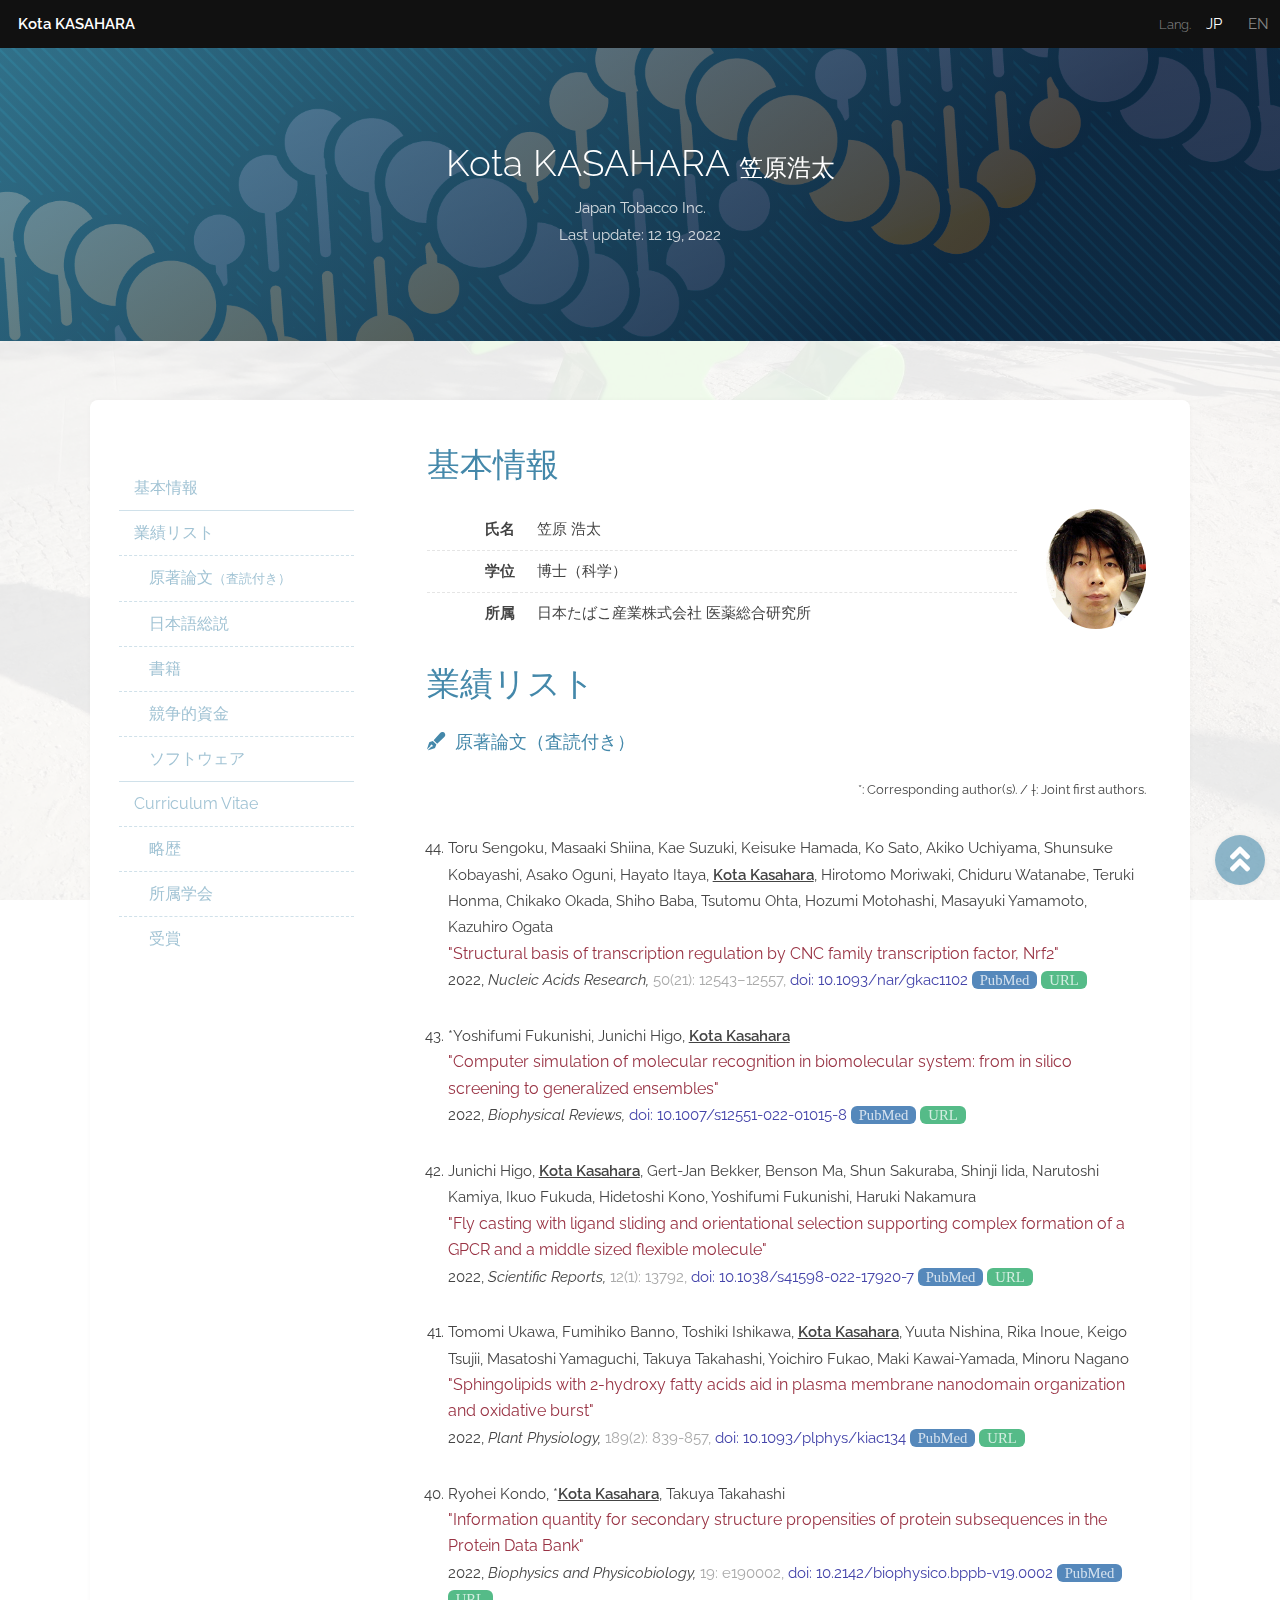
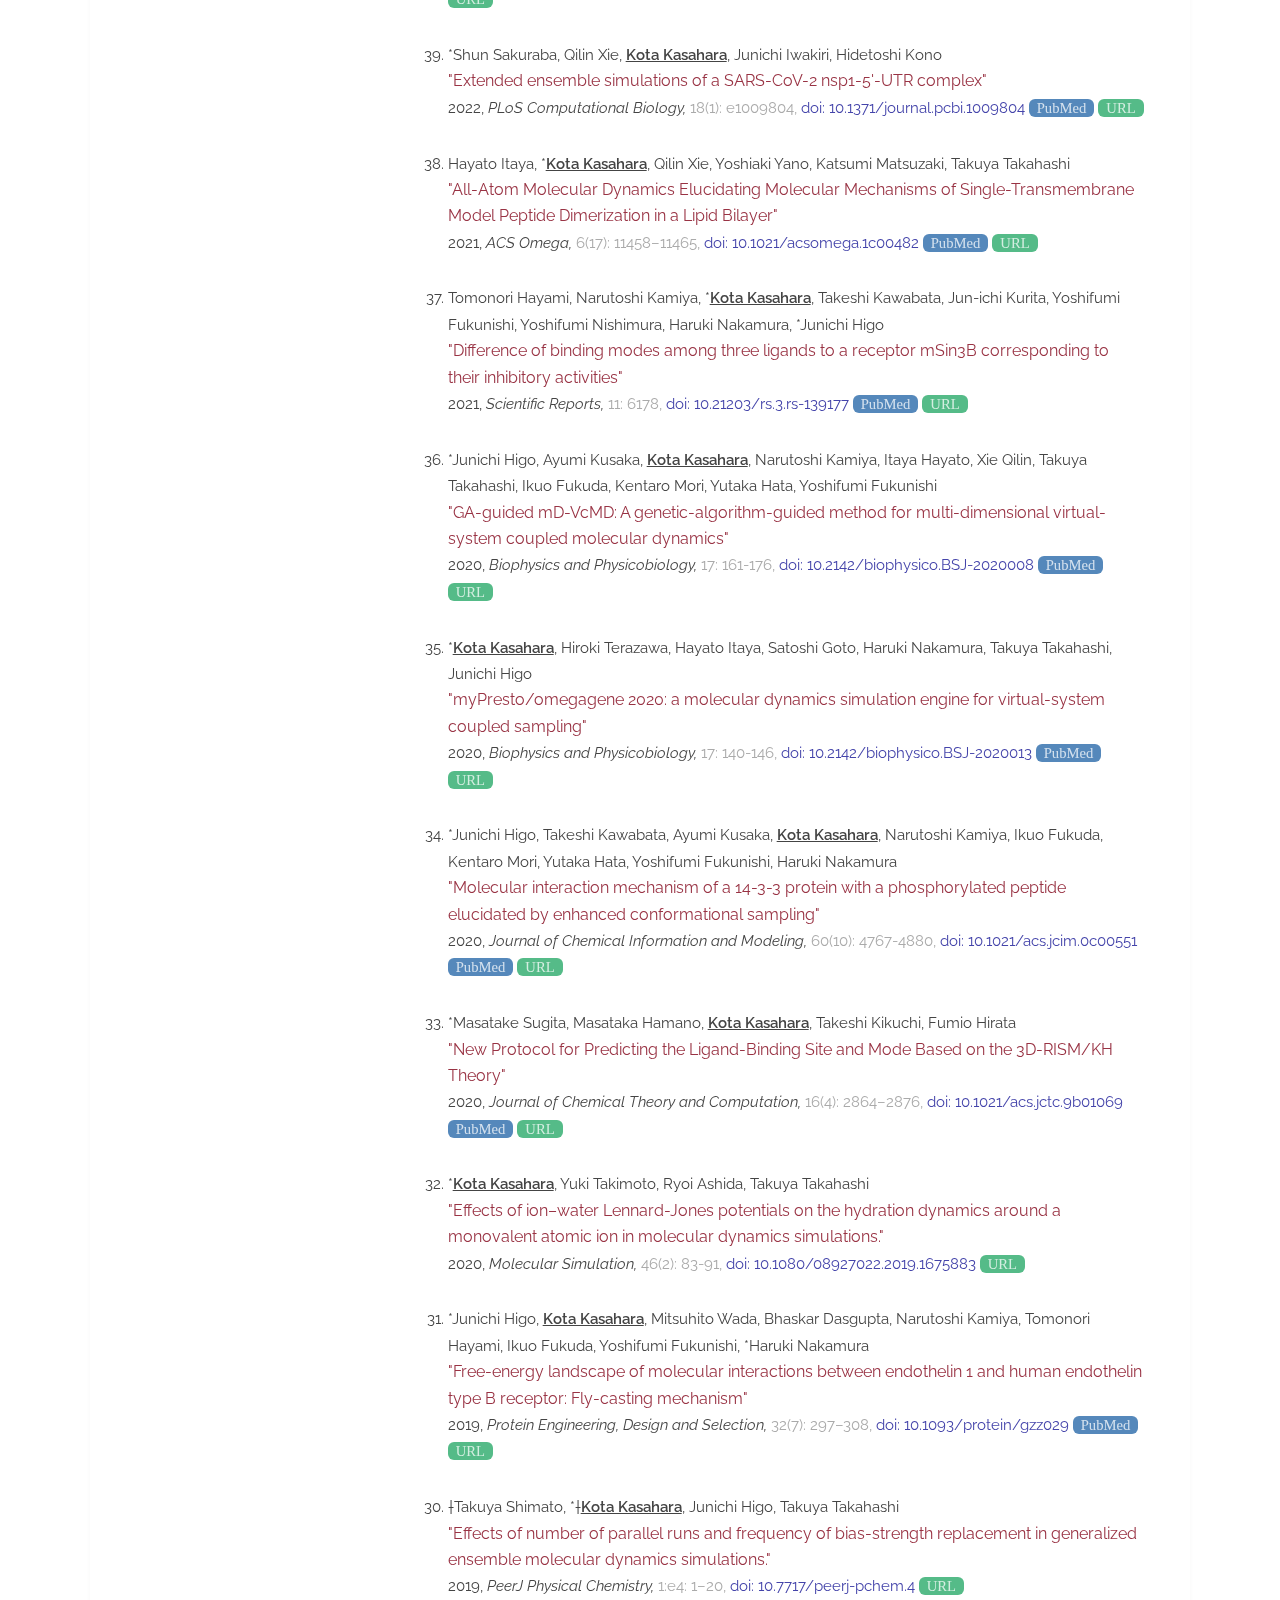
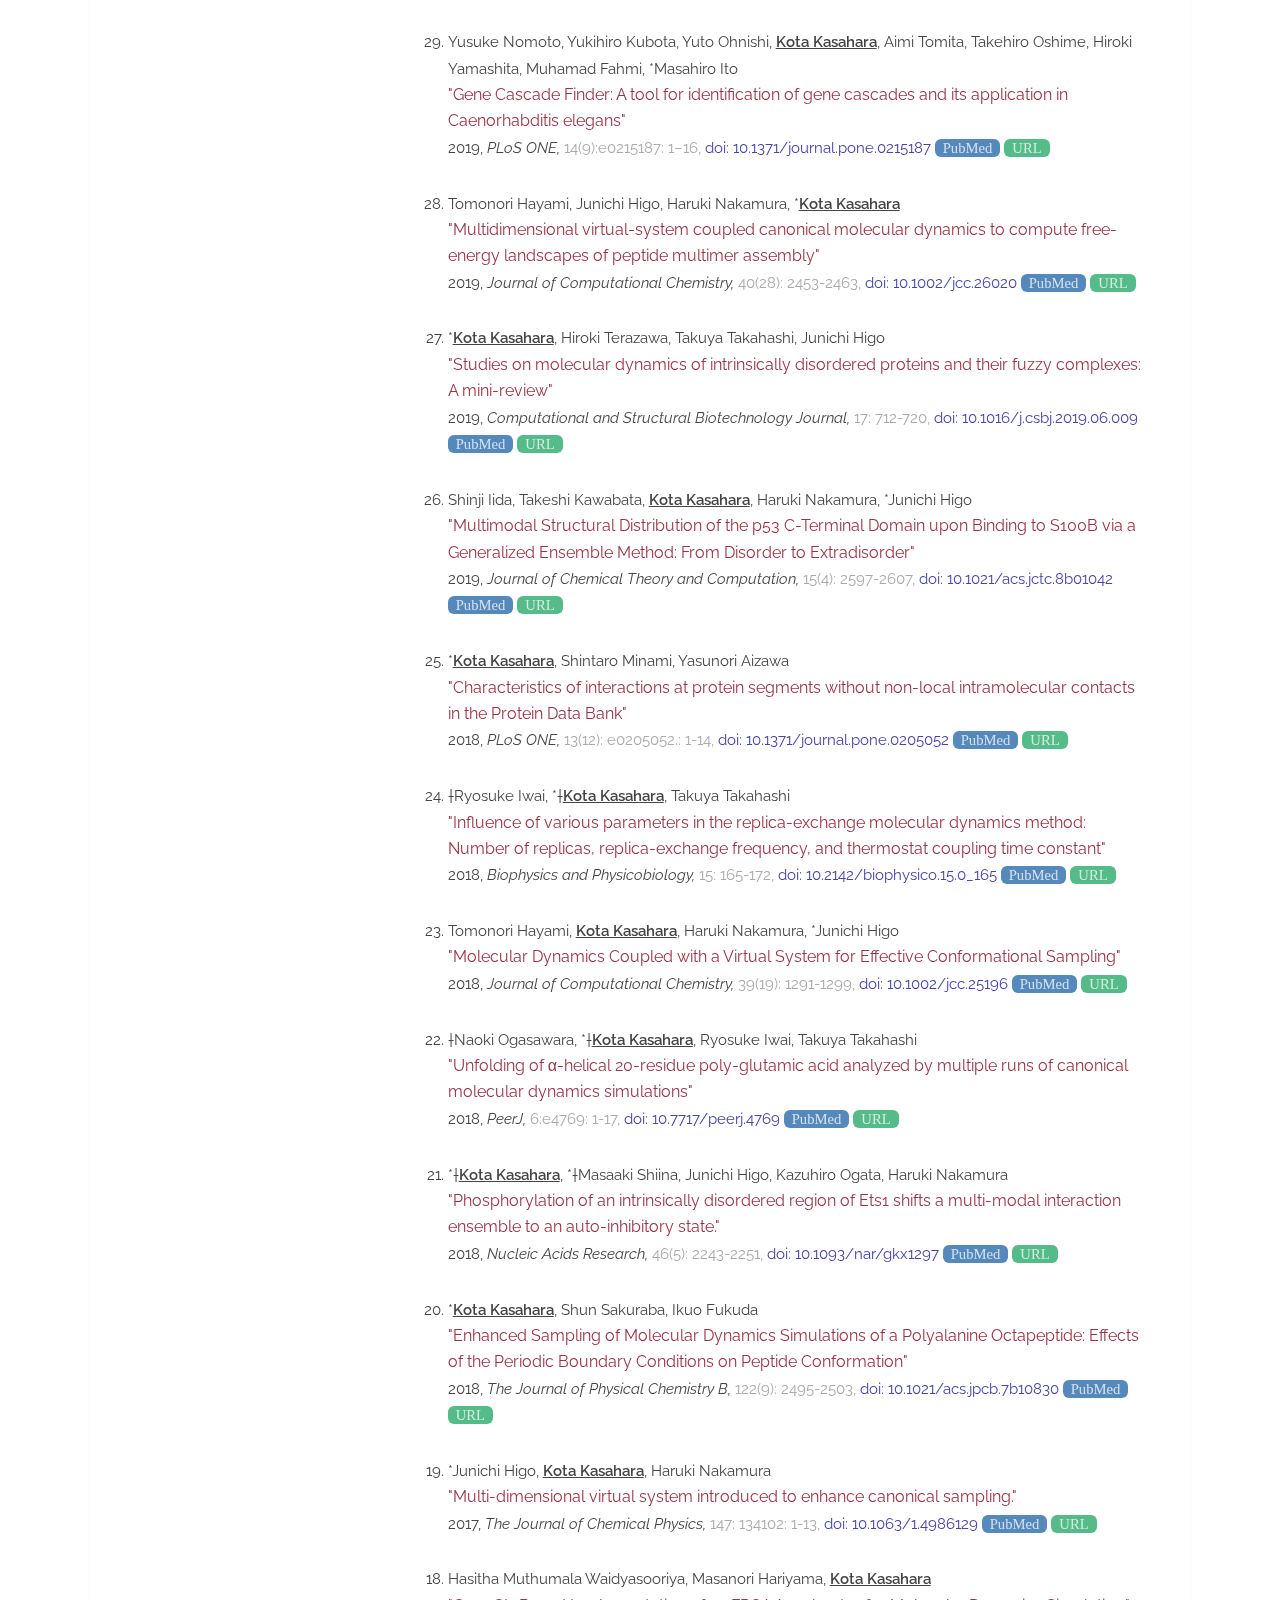
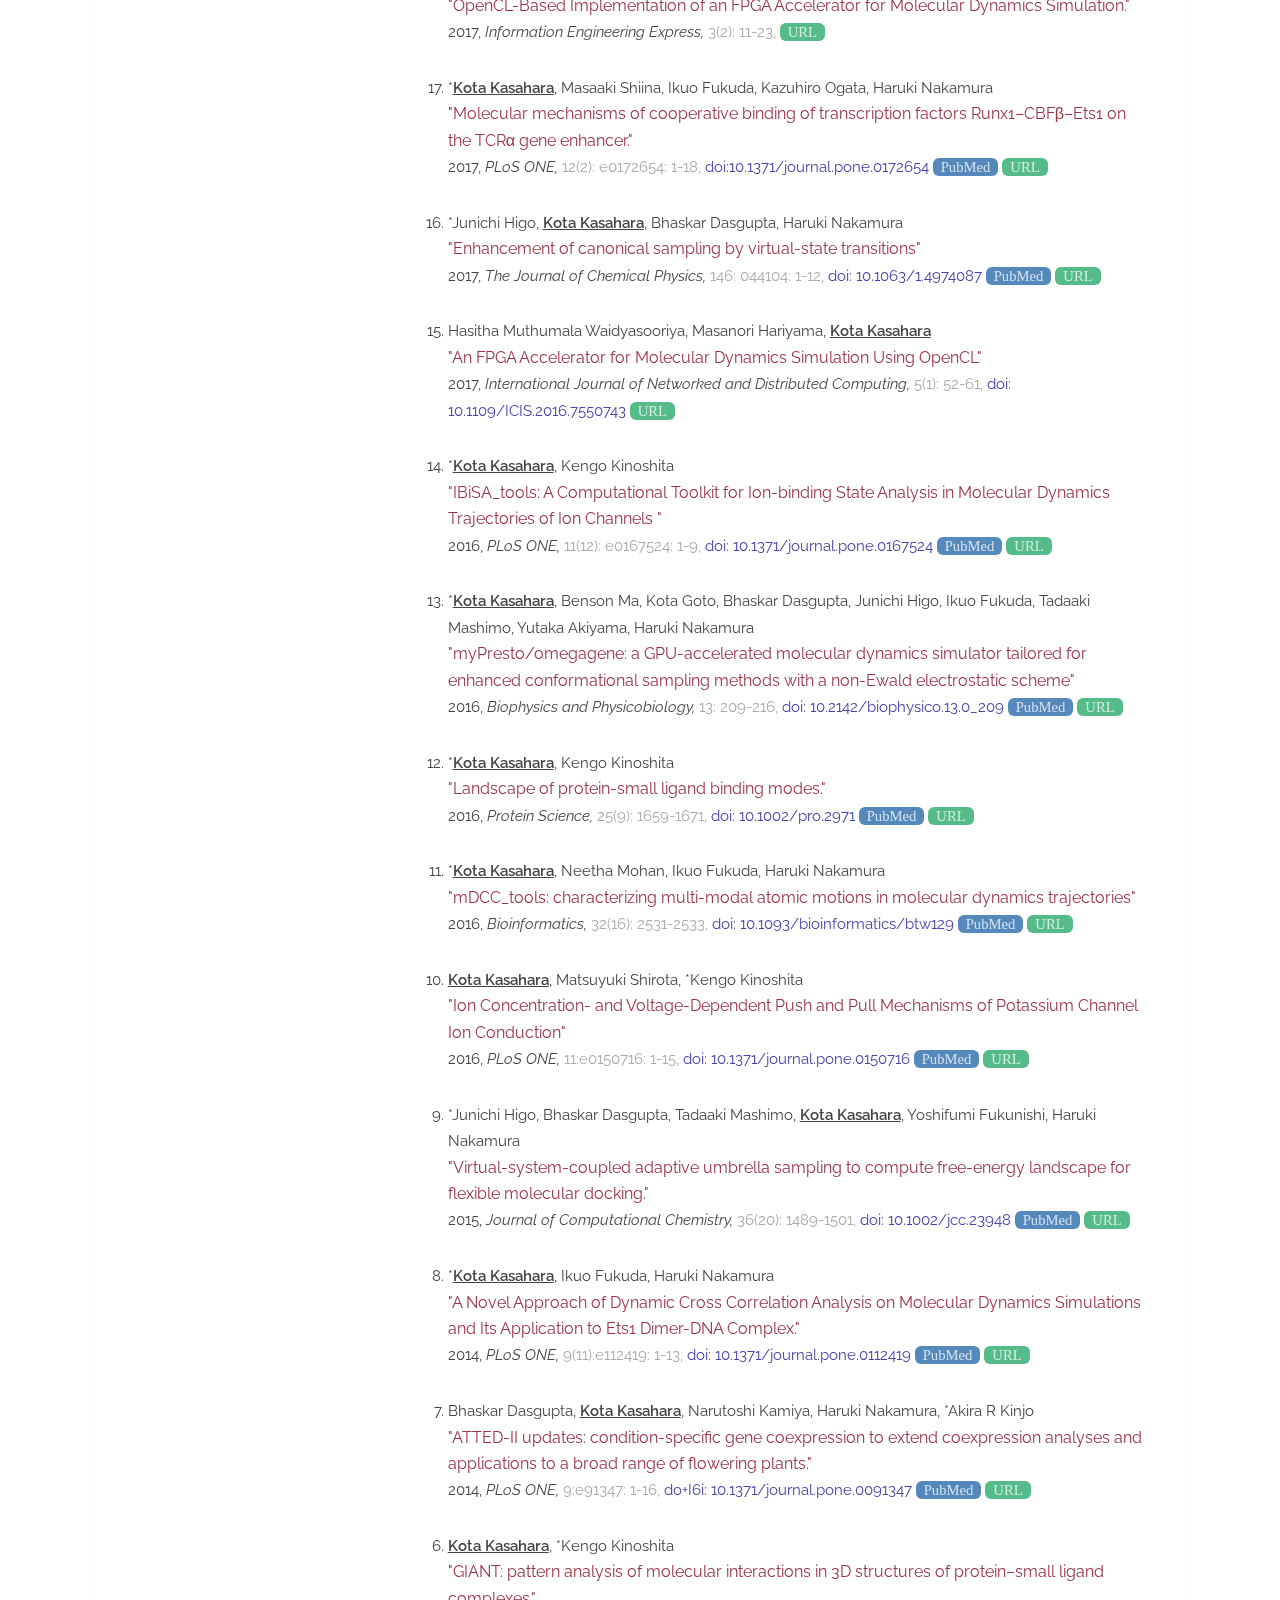
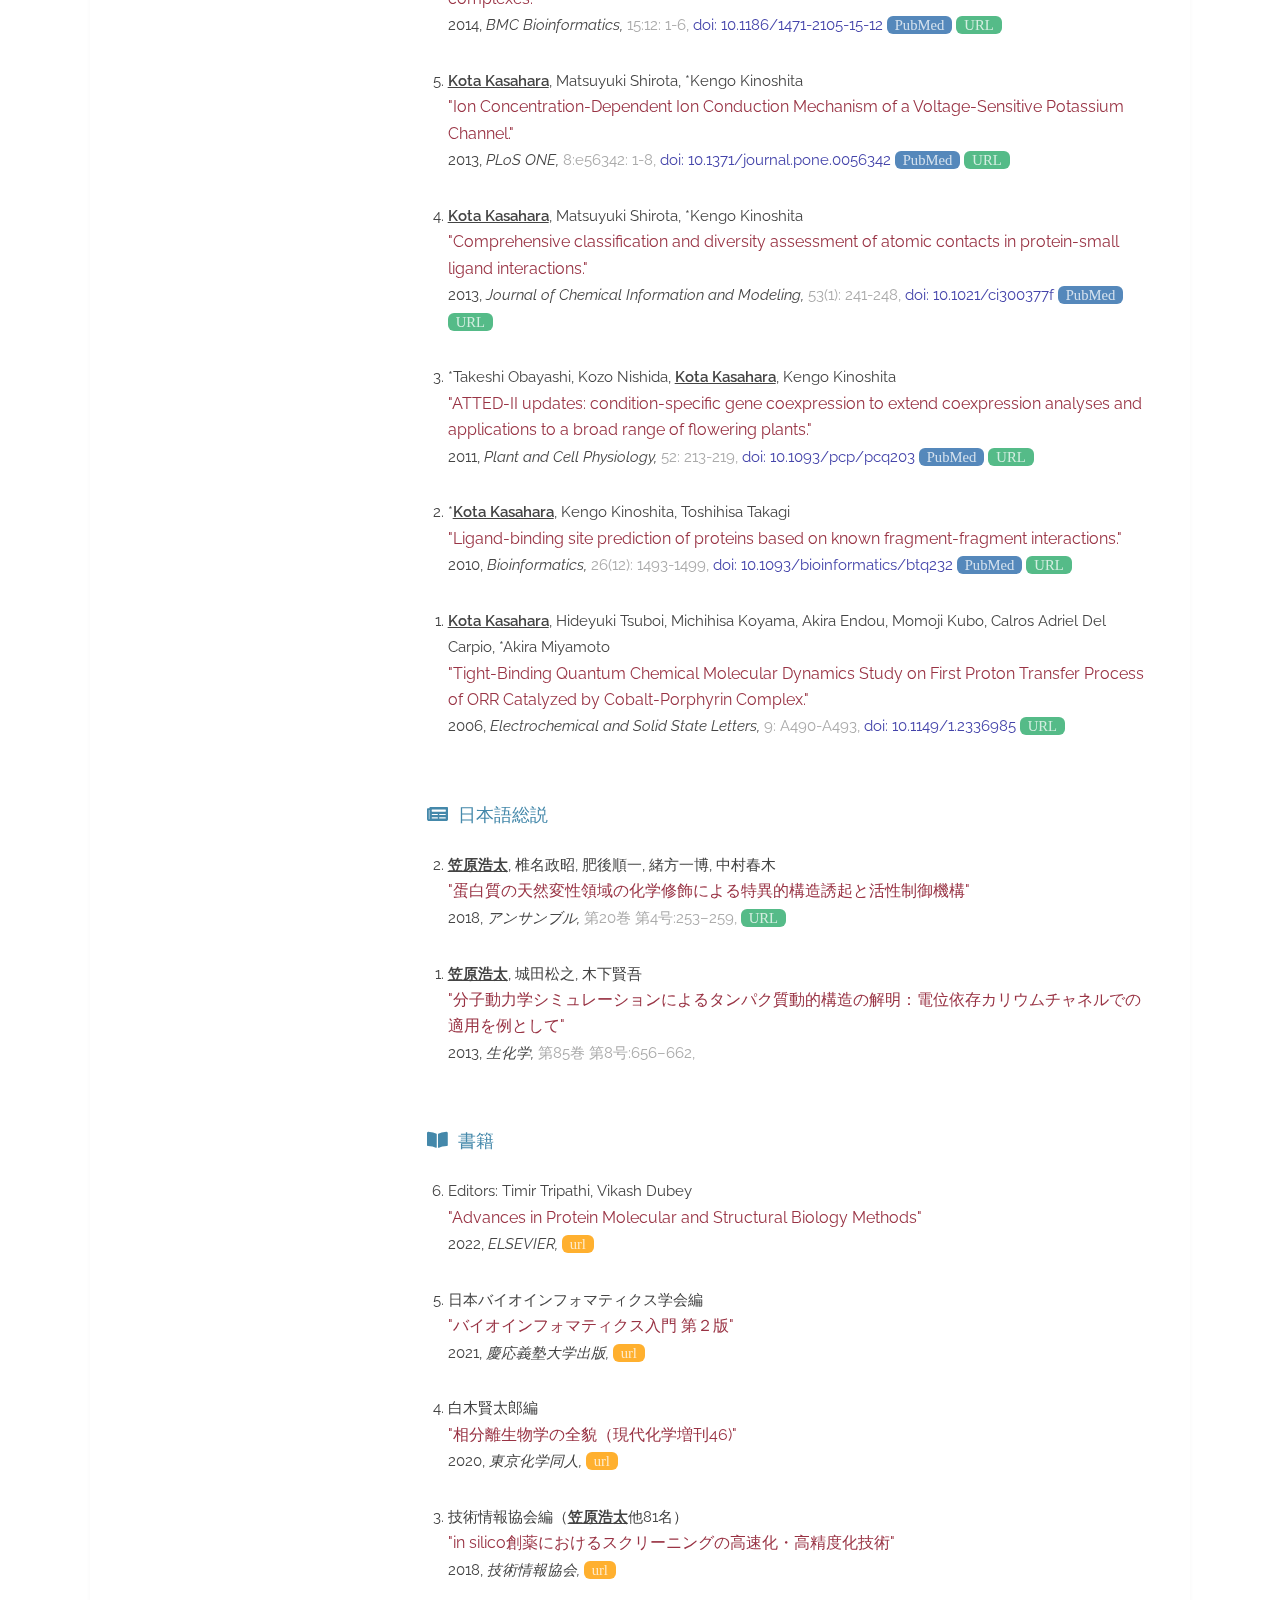
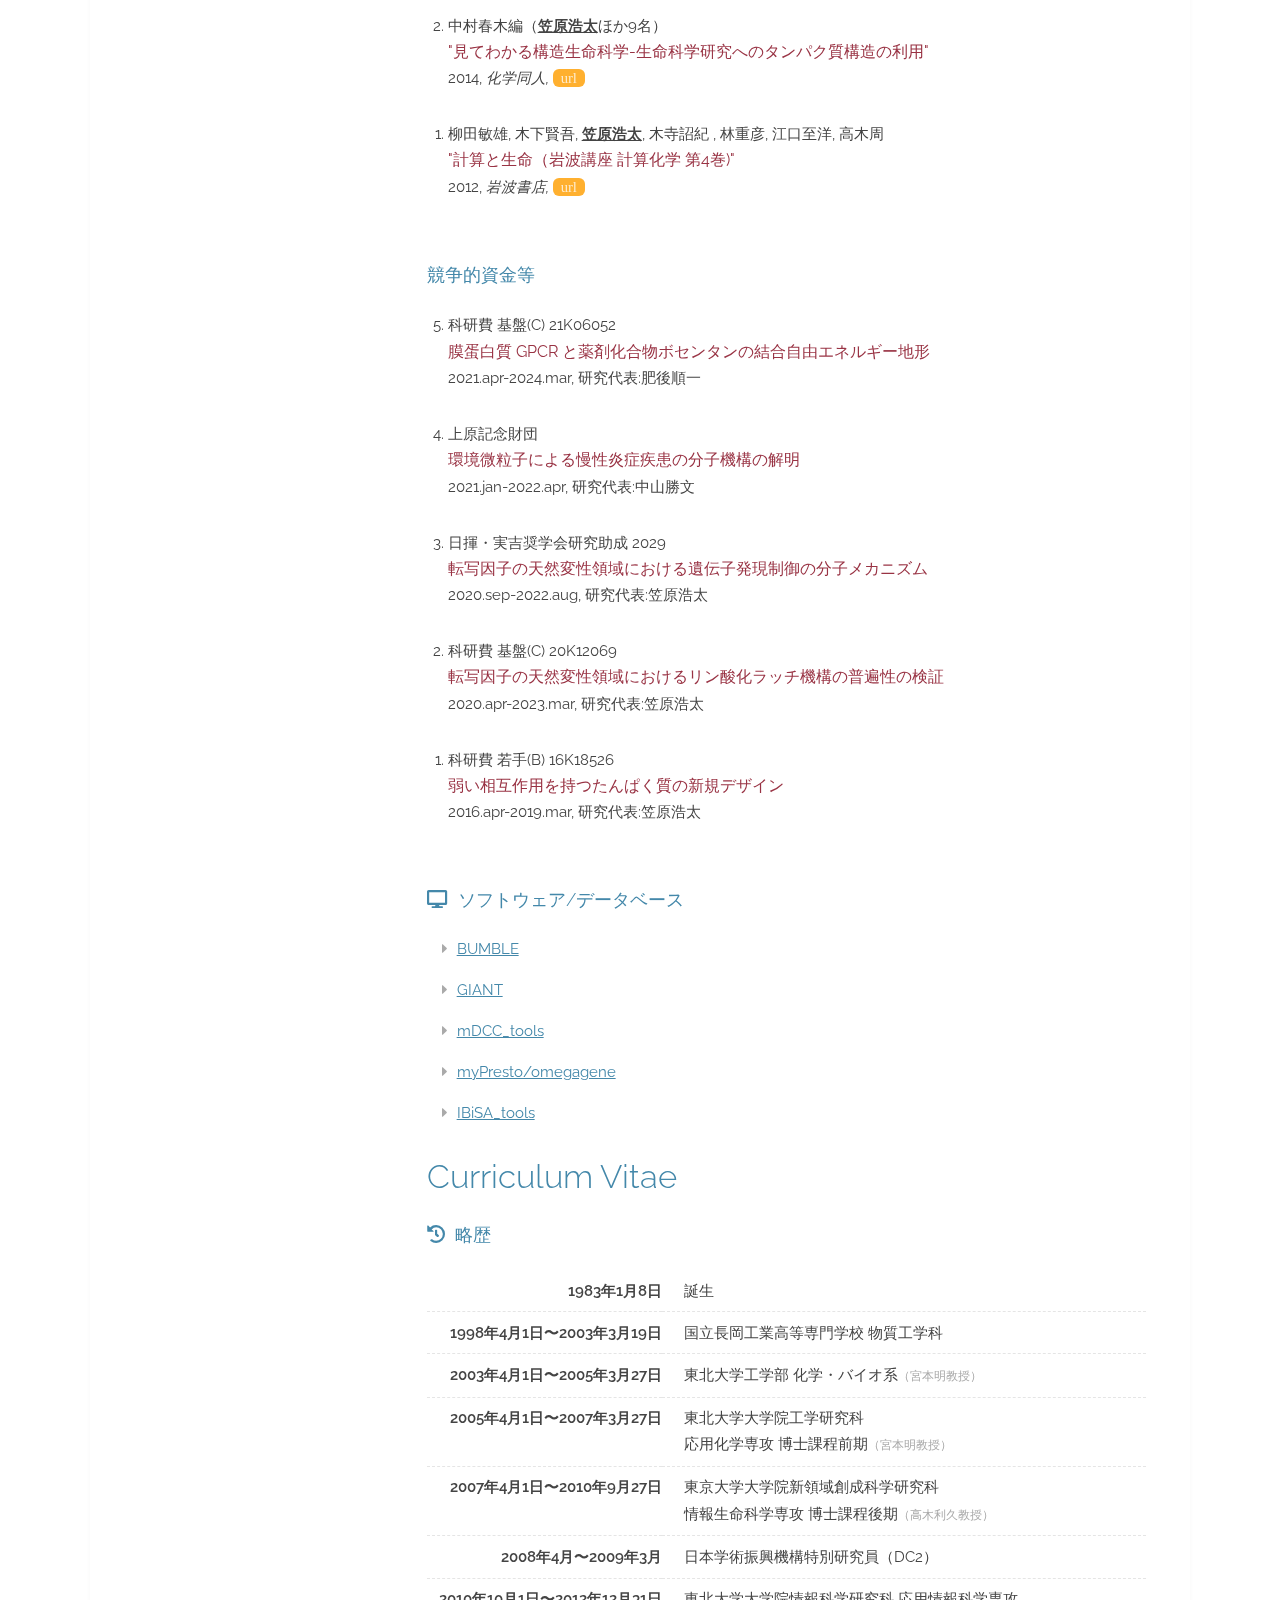
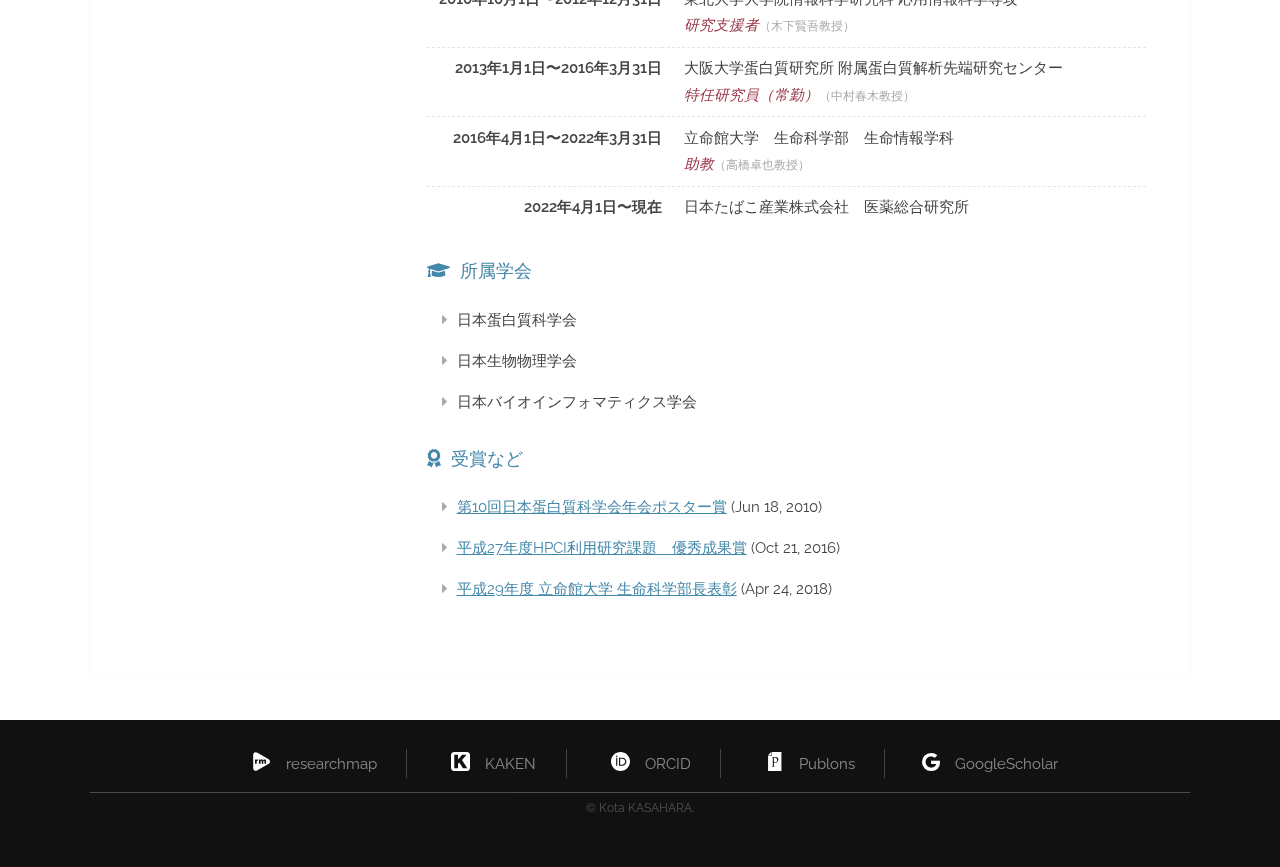
<file: index.html>
<?xml version="1.0" encoding="utf-8"?>
<!DOCTYPE html PUBLIC "-//W3C//DTD XHTML 1.0 Strict//EN" "http://www.w3.org/TR/xhtml1/DTD/xhtml1-strict.dtd">


<html>

  <head>

    <title>Kota KASAHARA</title>

    <meta charset="utf-8" />
    <meta name="viewport" content="width=device-width, initial-scale=1, user-scalable=no" />
    <meta name="description" content="" />
    <meta name="keywords" content="" />

    <link rel="stylesheet" href="./assets/css/index.css" />

  </head>


  <body>

  <!-- Language -->
  <input type="radio" name="land" id="langJp" checked>
  <input type="radio" name="land" id="langEn">

    <!-- Header -->
    <header id="header">
      <a class="logo" href="./index.html">Kota KASAHARA</a>
      <nav id="chlang">
        <h3>Lang.</h3> 
        <label for="langJp">JP</label>
        <label for="langEn">EN</label>
      </nav>
    </header>


    <!-- Heading -->
    <section id="heading">
      <div class="inner">
        <h1>Kota KASAHARA <small>笠原浩太</small></h1>
        <div id="currentposition">Japan Tobacco Inc.</div>
	<div id="lastupdate">Last update: 12 19, 2022</div>
      </div>
    </section>


    <!-- Wrapper -->
    <section id="wrapper">
      <div class="inner">

        <!-- Navi -->
        <nav id="navi">
          <ul>
            <li><a href="#contactinfo">
              <span lang="jp">基本情報</span>
              <span lang="en">Contact Info.</span>
            </a></li>
            <li><a href="#publicationlist">
              <span lang="jp">業績リスト</span>
              <span lang="en">Publication List</span>
            </a></li>
            <ul>
              <li><a href="#articles">
                <span lang="jp">原著論文<span class="em08">（査読付き）</span></span>
                <span lang="en">Articles</span>
              </a></li>
              <li><a href="#reviews">
                <span lang="jp">日本語総説</span>
                <span lang="en">Reviews</span>
              </a></li>
              <li><a href="#books">
                <span lang="jp">書籍</span>
                <span lang="en">Books</span>
              </a></li>
              <li><a href="#grant">
                <span lang="jp">競争的資金</span>
                <span lang="en">Grant</span>
              </a></li>
              <li><a href="#software">
                <span lang="jp">ソフトウェア</span>
                <span lang="en">Software</span>
              </a></li>
            </ul>
            <li><a href="#curriculumvitae">
              <span lang="jp">Curriculum Vitae</span>
              <span lang="en">Curriculum Vitae</span>
            </a></li>
            <ul>
              <li><a href="#ryakureki">
                <span lang="jp">略歴</span>
                <span lang="en">CV</span>
              </a></li>
              <li><a href="#societies">
                <span lang="jp">所属学会</span>
                <span lang="en">Acad. Org.</span>
              </a></li>
              <li><a href="#awards">
                <span lang="jp">受賞</span>
                <span lang="en">Awards</span>
              </a></li>
            </ul>
          </ul>

        </nav>


        <div class="content">

          <h2 id="contactinfo">
            <span lang="jp">基本情報</span>
            <span lang="en">Contact Information</span>
          </h2>

          <div id="contactinfo_div" class="flexdiv">

            <dl id="contactinfo_dl" class="flexdl">
              <dt>
                <span lang="jp">氏名</span>
                <span lang="en">Name</span>
              </dt>
                <dd>
                  <span lang="jp">笠原 浩太</span>
                  <span lang="en">KASAHARA, Kota</span>
                </dd>
              <dt>
                <span lang="jp">学位</span>
                <span lang="en">Degree</span>
              </dt>
                <dd>
                  <span lang="jp">博士（科学）</span>
                  <span lang="en">Ph.D.</span>
                </dd>
	<!--
              <dt>
                <span lang="jp">職位</span>
                <span lang="en">Position</span>
              </dt>
                <dd>
                  <span lang="jp">助教</span>
                  <span lang="en">Assistant Professor</span>
                </dd>
		-->
              <dt>
                <span lang="jp">所属</span>
                <span lang="en">Affiliation</span>
              </dt>
                <dd>
                  <span lang="jp">日本たばこ産業株式会社 医薬総合研究所</span>
                  <span lang="en">Central Pharmaceutical Research Institute, Japan Tobacco Inc.</span>
                </dd>

              <!-- <dt>
                <span lang="jp">住所</span>
                <span lang="en">Address</span> 
              </dt>
                <dd>
                  <span lang="jp">525-8577 滋賀県草津市野路東1-1-1　立命館大学びわこ・くさつキャンパス　バイオリンク4F</span>
                  <span lang="en">1-1-1, Noji-higashi, Kusatsu-shi, Shiga, 525-8577, Japan</span> 
                </dd>

              <dt>E-mail</dt>
                <dd>ktkshr &lt;at&gt; fc.ritsumei.ac.jp</dd> -->
            </dl>

  
            <div class="image">
              <img id="photo" src="./images/photo.jpg" width="100" height="120" alt="Photo" />
            </div>

          </div>


          <h2 id="publicationlist">
            <span lang="jp">業績リスト</span>
            <span lang="en">Publication List</span>
          </h2>

          <h3 id="articles">
            <span lang="jp">原著論文（査読付き）</span>
            <span lang="en">Articles</span>
          </h3>

          <p class="notes"> *: Corresponding author(s). / †: Joint first authors.</p>


          <table class="orderedlist_reversed">
	    <!--<table class="orderedlist_reversed">-->

            <thead>
              <tr>
                <th class="author">author</th>
                <th class="title">title</th>
                <th class="year">year</th>
                <th class="journal">journal</th>
                <th class="issue">issue</th>
                <th class="pages">pages</th>
                <th class="doi">doi</th>
                <th class="pubmed">pubmed</th>
                <th class="url">url</th>
              </tr>
            </thead>


            <tbody>
	      <tr>
<td class="author"><strong>Kota Kasahara</strong>, Hideyuki Tsuboi, Michihisa Koyama, Akira Endou, Momoji Kubo, Calros Adriel Del Carpio, *Akira Miyamoto</td>
<td class="title">"Tight-Binding Quantum Chemical Molecular Dynamics Study on First Proton Transfer Process of ORR Catalyzed by Cobalt-Porphyrin Complex."</td>
<td class="year">2006</td>
<td class="journal">Electrochemical and Solid State Letters</td>
<td class="issue">9</td>
<td class="pages">A490-A493</td>
<td class="doi">doi: 10.1149/1.2336985</td>
<td class="url"><a href="http://esl.ecsdl.org/content/9/11/A490.short">URL</a></td>
</tr>
<tr>
<td class="author">*<strong>Kota Kasahara</strong>, Kengo Kinoshita, Toshihisa Takagi</td>
<td class="title">"Ligand-binding site prediction of proteins based on known fragment-fragment interactions."</td>
<td class="year">2010</td>
<td class="journal">Bioinformatics</td>
<td class="issue">26(12)</td>
<td class="pages">1493-1499</td>
<td class="doi">doi: 10.1093/bioinformatics/btq232</td>
<td class="pubmed"><a href="http://www.ncbi.nlm.nih.gov/pubmed/20472546">PubMed</a></td>
<td class="url"><a href="http://bioinformatics.oxfordjournals.org/content/26/12/1493.long">URL</a></td>
</tr>
<tr>
<td class="author">*Takeshi Obayashi, Kozo Nishida, <strong>Kota Kasahara</strong>, Kengo Kinoshita</td>
<td class="title">"ATTED-II updates: condition-specific gene coexpression to extend coexpression analyses and applications to a broad range of flowering plants."</td>
<td class="year">2011</td>
<td class="journal">Plant and Cell Physiology</td>
<td class="issue">52</td>
<td class="pages">213-219</td>
<td class="doi">doi: 10.1093/pcp/pcq203</td>
<td class="pubmed"><a href="http://www.ncbi.nlm.nih.gov/pubmed/21217125">PubMed</a></td>
<td class="url"><a href="http://pcp.oxfordjournals.org/content/52/2/213.long">URL</a></td>
</tr>
<tr>
<td class="author"><strong>Kota Kasahara</strong>, Matsuyuki Shirota, *Kengo Kinoshita</td>
<td class="title">"Comprehensive classification and diversity assessment of atomic contacts in protein-small ligand interactions."</td>
<td class="year">2013</td>
<td class="journal">Journal of Chemical Information and Modeling</td>
<td class="issue">53(1)</td>
<td class="pages">241-248</td>
<td class="doi">doi: 10.1021/ci300377f</td>
<td class="pubmed"><a href="http://www.ncbi.nlm.nih.gov/pubmed/23186137">PubMed</a></td>
<td class="url"><a href="http://pubs.acs.org/doi/abs/10.1021/ci300377f">URL</a></td>
</tr>
<tr>
<td class="author"><strong>Kota Kasahara</strong>, Matsuyuki Shirota, *Kengo Kinoshita</td>
<td class="title">"Ion Concentration-Dependent Ion Conduction Mechanism of a Voltage-Sensitive Potassium Channel."</td>
<td class="year">2013</td>
<td class="journal">PLoS ONE</td>
<td class="issue">8:e56342</td>
<td class="pages">1-8</td>
<td class="doi">doi: 10.1371/journal.pone.0056342</td>
<td class="pubmed"><a href="http://www.ncbi.nlm.nih.gov/pubmed/23418558">PubMed</a></td>
<td class="url"><a href="http://dx.plos.org/10.1371/journal.pone.0056342">URL</a></td>
</tr>
<tr>
<td class="author"><strong>Kota Kasahara</strong>, *Kengo Kinoshita</td>
<td class="title">"GIANT: pattern analysis of molecular interactions in 3D structures of protein–small ligand complexes."</td>
<td class="year">2014</td>
<td class="journal">BMC Bioinformatics</td>
<td class="issue">15:12</td>
<td class="pages">1-6</td>
<td class="doi">doi: 10.1186/1471-2105-15-12</td>
<td class="pubmed"><a href="http://www.ncbi.nlm.nih.gov/pubmed/24423161">PubMed</a></td>
<td class="url"><a href="http://www.biomedcentral.com/1471-2105/15/12">URL</a></td>
</tr>
<tr>
<td class="author">Bhaskar Dasgupta, <strong>Kota Kasahara</strong>, Narutoshi Kamiya, Haruki Nakamura, *Akira R Kinjo</td>
<td class="title">"ATTED-II updates: condition-specific gene coexpression to extend coexpression analyses and applications to a broad range of flowering plants."</td>
<td class="year">2014</td>
<td class="journal">PLoS ONE</td>
<td class="issue">9:e91347</td>
<td class="pages">1-16</td>
<td class="doi">do+I6i: 10.1371/journal.pone.0091347</td>
<td class="pubmed"><a href="http://www.ncbi.nlm.nih.gov/pubmed/24625758">PubMed</a></td>
<td class="url"><a href="http://dx.plos.org/10.1371/journal.pone.0091347">URL</a></td>
</tr>
<tr>
<td class="author">*<strong>Kota Kasahara</strong>, Ikuo Fukuda, Haruki Nakamura</td>
<td class="title">"A Novel Approach of Dynamic Cross Correlation Analysis on Molecular Dynamics Simulations and Its Application to Ets1 Dimer-DNA Complex."</td>
<td class="year">2014</td>
<td class="journal">PLoS ONE</td>
<td class="issue">9(11):e112419</td>
<td class="pages">1-13</td>
<td class="doi">doi: 10.1371/journal.pone.0112419</td>
<td class="pubmed"><a href="http://www.ncbi.nlm.nih.gov/pubmed/25380315">PubMed</a></td>
<td class="url"><a href="http://www.plosone.org/article/info%3Adoi%2F10.1371%2Fjournal.pone.0112419">URL</a></td>
</tr>
<tr>
<td class="author">*Junichi Higo, Bhaskar Dasgupta, Tadaaki Mashimo, <strong>Kota Kasahara</strong>, Yoshifumi Fukunishi, Haruki Nakamura</td>
<td class="title">"Virtual-system-coupled adaptive umbrella sampling to compute free-energy landscape for flexible molecular docking."</td>
<td class="year">2015</td>
<td class="journal">Journal of Computational Chemistry</td>
<td class="issue">36(20)</td>
<td class="pages">1489-1501</td>
<td class="doi">doi: 10.1002/jcc.23948</td>
<td class="pubmed"><a href="http://www.ncbi.nlm.nih.gov/pubmed/26045390">PubMed</a></td>
<td class="url"><a href="http://onlinelibrary.wiley.com/doi/10.1002/jcc.23948/abstract">URL</a></td>
</tr>
<tr>
<td class="author"><strong>Kota Kasahara</strong>, Matsuyuki Shirota, *Kengo Kinoshita</td>
<td class="title">"Ion Concentration- and Voltage-Dependent Push and Pull Mechanisms of Potassium Channel Ion Conduction"</td>
<td class="year">2016</td>
<td class="journal">PLoS ONE</td>
<td class="issue">11:e0150716</td>
<td class="pages">1-15</td>
<td class="doi">doi: 10.1371/journal.pone.0150716</td>
<td class="pubmed"><a href="http://www.ncbi.nlm.nih.gov/pubmed/26950215">PubMed</a></td>
<td class="url"><a href="http://journals.plos.org/plosone/article?id=10.1371/journal.pone.0150716">URL</a></td>
</tr>
<tr>
<td class="author">*<strong>Kota Kasahara</strong>, Neetha Mohan, Ikuo Fukuda, Haruki Nakamura</td>
<td class="title">"mDCC_tools: characterizing multi-modal atomic motions in molecular dynamics trajectories"</td>
<td class="year">2016</td>
<td class="journal">Bioinformatics</td>
<td class="issue">32(16)</td>
<td class="pages">2531-2533</td>
<td class="doi">doi: 10.1093/bioinformatics/btw129</td>
<td class="pubmed"><a href="http://www.ncbi.nlm.nih.gov/pubmed/27153575">PubMed</a></td>
<td class="url"><a href="http://bioinformatics.oxfordjournals.org/cgi/pmidlookup?view=long&pmid=27153575">URL</a></td>
</tr>
<tr>
<td class="author">*<strong>Kota Kasahara</strong>, Kengo Kinoshita</td>
<td class="title">"Landscape of protein-small ligand binding modes."</td>
<td class="year">2016</td>
<td class="journal">Protein Science</td>
<td class="issue">25(9)</td>
<td class="pages">1659-1671</td>
<td class="doi">doi: 10.1002/pro.2971</td>
<td class="pubmed"><a href="http://www.ncbi.nlm.nih.gov/pubmed/27327045">PubMed</a></td>
<td class="url"><a href="http://onlinelibrary.wiley.com/doi/10.1002/pro.2971/abstract;jsessionid=7B25A1BFD53A8824B5C461A8C9132A52.f04t01">URL</a></td>
</tr>
<tr>
<td class="author">*<strong>Kota Kasahara</strong>, Benson Ma, Kota Goto, Bhaskar Dasgupta, Junichi Higo, Ikuo Fukuda, Tadaaki Mashimo, Yutaka Akiyama, Haruki Nakamura</td>
<td class="title">"myPresto/omegagene: a GPU-accelerated molecular dynamics simulator tailored for enhanced conformational sampling methods with a non-Ewald electrostatic scheme"</td>
<td class="year">2016</td>
<td class="journal">Biophysics and Physicobiology</td>
<td class="issue">13</td>
<td class="pages">209-216</td>
<td class="doi">doi: 10.2142/biophysico.13.0_209</td>
<td class="pubmed"><a href="http://www.ncbi.nlm.nih.gov/pubmed/27924276">PubMed</a></td>
<td class="url"><a href="https://www.jstage.jst.go.jp/article/biophysico/13/0/13_209/_article">URL</a></td>
</tr>
<tr>
<td class="author">*<strong>Kota Kasahara</strong>, Kengo Kinoshita</td>
<td class="title">"IBiSA_tools: A Computational Toolkit for Ion-binding State Analysis in Molecular Dynamics Trajectories of Ion Channels "</td>
<td class="year">2016</td>
<td class="journal">PLoS ONE</td>
<td class="issue">11(12): e0167524</td>
<td class="pages">1-9</td>
<td class="doi">doi: 10.1371/journal.pone.0167524</td>
<td class="pubmed"><a href="http://www.ncbi.nlm.nih.gov/pubmed/27907142">PubMed</a></td>
<td class="url"><a href="http://journals.plos.org/plosone/article?id=10.1371/journal.pone.0167524">URL</a></td>
</tr>
<tr>
<td class="author">Hasitha Muthumala Waidyasooriya, Masanori Hariyama, <strong>Kota Kasahara</strong></td>
<td class="title">"An FPGA Accelerator for Molecular Dynamics Simulation Using OpenCL"</td>
<td class="year">2017</td>
<td class="journal">International Journal of Networked and Distributed Computing</td>
<td class="issue">5(1)</td>
<td class="pages">52-61</td>
<td class="doi">doi: 10.1109/ICIS.2016.7550743</td>
<td class="url"><a href="http://ieeexplore.ieee.org/document/7550743/?reload=true">URL</a></td>
</tr>
<tr>
<td class="author">*Junichi Higo, <strong>Kota Kasahara</strong>, Bhaskar Dasgupta, Haruki Nakamura</td>
<td class="title">"Enhancement of canonical sampling by virtual-state transitions"</td>
<td class="year">2017</td>
<td class="journal">The Journal of Chemical Physics</td>
<td class="issue">146: 044104</td>
<td class="pages">1-12</td>
<td class="doi">doi: 10.1063/1.4974087</td>
<td class="pubmed"><a href="http://www.ncbi.nlm.nih.gov/pubmed/28147529">PubMed</a></td>
<td class="url"><a href="http://aip.scitation.org/doi/full/10.1063/1.4974087">URL</a></td>
</tr>
<tr>
<td class="author">*<strong>Kota Kasahara</strong>, Masaaki Shiina, Ikuo Fukuda, Kazuhiro Ogata, Haruki Nakamura</td>
<td class="title">"Molecular mechanisms of cooperative binding of transcription factors Runx1–CBFβ–Ets1 on the TCRα gene enhancer."</td>
<td class="year">2017</td>
<td class="journal">PLoS ONE</td>
<td class="issue">12(2): e0172654</td>
<td class="pages">1-18</td>
<td class="doi">doi:10.1371/journal.pone.0172654</td>
<td class="pubmed"><a href="http://www.ncbi.nlm.nih.gov/pubmed/28231333">PubMed</a></td>
<td class="url"><a href="http://journals.plos.org/plosone/article?id=10.1371/journal.pone.0172654">URL</a></td>
</tr>
<tr>
<td class="author">Hasitha Muthumala Waidyasooriya, Masanori Hariyama, <strong>Kota Kasahara</strong></td>
<td class="title">"OpenCL-Based Implementation of an FPGA Accelerator for Molecular Dynamics Simulation."</td>
<td class="year">2017</td>
<td class="journal">Information Engineering Express</td>
<td class="issue">3(2)</td>
<td class="pages">11-23</td>
<td class="doi"></td>
<td class="url"><a href="http://www.iaiai.org/journals/index.php/IEE/article/view/174">URL</a></td>
</tr>
<tr>
<td class="author">*Junichi Higo, <strong>Kota Kasahara</strong>, Haruki Nakamura</td>
<td class="title">"Multi-dimensional virtual system introduced to enhance canonical sampling."</td>
<td class="year">2017</td>
<td class="journal">The Journal of Chemical Physics</td>
<td class="issue">147: 134102</td>
<td class="pages">1-13</td>
<td class="doi">doi: 10.1063/1.4986129</td>
<td class="pubmed"><a href="http://www.ncbi.nlm.nih.gov/pubmed/28987097">PubMed</a></td>
<td class="url"><a href="http://aip.scitation.org/doi/full/10.1063/1.4986129">URL</a></td>
</tr>
<tr>
<td class="author">*<strong>Kota Kasahara</strong>, Shun Sakuraba, Ikuo Fukuda</td>
<td class="title">"Enhanced Sampling of Molecular Dynamics Simulations of a Polyalanine Octapeptide: Effects of the Periodic Boundary Conditions on Peptide Conformation"</td>
<td class="year">2018</td>
<td class="journal">The Journal of Physical Chemistry B</td>
<td class="issue">122(9)</td>
<td class="pages">2495-2503</td>
<td class="doi">doi: 10.1021/acs.jpcb.7b10830</td>
<td class="pubmed"><a href="http://www.ncbi.nlm.nih.gov/pubmed/29439570">PubMed</a></td>
<td class="url"><a href="https://pubs.acs.org/doi/abs/10.1021/acs.jpcb.7b10830">URL</a></td>
</tr>
<tr>
<td class="author">*†<strong>Kota Kasahara</strong>, *†Masaaki Shiina, Junichi Higo, Kazuhiro Ogata, Haruki Nakamura</td>
<td class="title">"Phosphorylation of an intrinsically disordered region of Ets1 shifts a multi-modal interaction ensemble to an auto-inhibitory state."</td>
<td class="year">2018</td>
<td class="journal">Nucleic Acids Research</td>
<td class="issue">46(5)</td>
<td class="pages">2243-2251</td>
<td class="doi">doi: 10.1093/nar/gkx1297</td>
<td class="pubmed"><a href="http://www.ncbi.nlm.nih.gov/pubmed/29309620">PubMed</a></td>
<td class="url"><a href="https://academic.oup.com/nar/article-lookup/doi/10.1093/nar/gkx1297">URL</a></td>
</tr>
<tr>
<td class="author">†Naoki Ogasawara​, *†<strong>Kota Kasahara</strong>​​, Ryosuke Iwai, Takuya Takahashi</td>
<td class="title">"Unfolding of α-helical 20-residue poly-glutamic acid analyzed by multiple runs of canonical molecular dynamics simulations"</td>
<td class="year">2018</td>
<td class="journal">PeerJ</td>
<td class="issue">6:e4769</td>
<td class="pages">1-17</td>
<td class="doi">doi: 10.7717/peerj.4769</td>
<td class="pubmed"><a href="http://www.ncbi.nlm.nih.gov/pubmed/29780670">PubMed</a></td>
<td class="url"><a href="https://peerj.com/articles/4769/">URL</a></td>
</tr>
<tr>
<td class="author">Tomonori Hayami, <strong>Kota Kasahara</strong>, Haruki Nakamura, *Junichi Higo</td>
<td class="title">"Molecular Dynamics Coupled with a Virtual System for Effective Conformational Sampling"</td>
<td class="year">2018</td>
<td class="journal">Journal of Computational Chemistry</td>
<td class="issue">39(19)</td>
<td class="pages">1291-1299</td>
<td class="doi">doi: 10.1002/jcc.25196</td>
<td class="pubmed"><a href="http://www.ncbi.nlm.nih.gov/pubmed/29464736">PubMed</a></td>
<td class="url"><a href="https://onlinelibrary.wiley.com/doi/abs/10.1002/jcc.25196">URL</a></td>
</tr>
<tr>
<td class="author">†Ryosuke Iwai, *†<strong>Kota Kasahara</strong>, Takuya Takahashi</td>
<td class="title">"Influence of various parameters in the replica-exchange molecular dynamics method: Number of replicas, replica-exchange frequency, and thermostat coupling time constant"</td>
<td class="year">2018</td>
<td class="journal">Biophysics and Physicobiology</td>
<td class="issue">15</td>
<td class="pages">165-172</td>
<td class="doi">doi: 10.2142/biophysico.15.0_165</td>
<td class="pubmed"><a href="http://www.ncbi.nlm.nih.gov/pubmed/30250775">PubMed</a></td>
<td class="url"><a href="https://www.jstage.jst.go.jp/article/biophysico/15/0/15_165/_article/-char/en">URL</a></td>
</tr>
<tr>
<td class="author">*<strong>Kota Kasahara</strong>, Shintaro Minami, Yasunori Aizawa</td>
<td class="title">"Characteristics of interactions at protein segments without non-local intramolecular contacts in the Protein Data Bank"</td>
<td class="year">2018</td>
<td class="journal">PLoS ONE</td>
<td class="issue">13(12): e0205052.</td>
<td class="pages">1-14</td>
<td class="doi">doi: 10.1371/journal.pone.0205052</td>
<td class="pubmed"><a href="http://www.ncbi.nlm.nih.gov/pubmed/30537764">PubMed</a></td>
<td class="url"><a href="https://journals.plos.org/plosone/article?id=10.1371/journal.pone.0205052">URL</a></td>
</tr>
<tr>
<td class="author">Shinji Iida, Takeshi Kawabata, <strong>Kota Kasahara</strong>, Haruki Nakamura, *Junichi Higo</td>
<td class="title">"Multimodal Structural Distribution of the p53 C-Terminal Domain upon Binding to S100B via a Generalized Ensemble Method: From Disorder to Extradisorder"</td>
<td class="year">2019</td>
<td class="journal">Journal of Chemical Theory and Computation</td>
<td class="issue">15(4)</td>
<td class="pages">2597-2607</td>
<td class="doi">doi: 10.1021/acs.jctc.8b01042</td>
<td class="pubmed"><a href="http://www.ncbi.nlm.nih.gov/pubmed/30855964">PubMed</a></td>
<td class="url"><a href="https://pubs.acs.org/doi/10.1021/acs.jctc.8b01042">URL</a></td>
</tr>
<tr>
<td class="author">*<strong>Kota Kasahara</strong>, Hiroki Terazawa, Takuya Takahashi, Junichi Higo</td>
<td class="title">"Studies on molecular dynamics of intrinsically disordered proteins and their fuzzy complexes: A mini-review"</td>
<td class="year">2019</td>
<td class="journal">Computational and Structural Biotechnology Journal</td>
<td class="issue">17</td>
<td class="pages">712-720</td>
<td class="doi">doi: 10.1016/j.csbj.2019.06.009</td>
<td class="pubmed"><a href="http://www.ncbi.nlm.nih.gov/pubmed/31303975">PubMed</a></td>
<td class="url"><a href="https://www.sciencedirect.com/science/article/pii/S2001037019300674">URL</a></td>
</tr>
<tr>
<td class="author">Tomonori Hayami, Junichi Higo, Haruki Nakamura, *<strong>Kota Kasahara</strong></td>
<td class="title">"Multidimensional virtual-system coupled canonical molecular dynamics to compute free-energy landscapes of peptide multimer assembly"</td>
<td class="year">2019</td>
<td class="journal">Journal of Computational Chemistry</td>
<td class="issue">40(28)</td>
<td class="pages">2453-2463</td>
<td class="doi">doi: 10.1002/jcc.26020</td>
<td class="pubmed"><a href="http://www.ncbi.nlm.nih.gov/pubmed/31282023">PubMed</a></td>
<td class="url"><a href="https://onlinelibrary.wiley.com/doi/full/10.1002/jcc.26020">URL</a></td>
</tr>
<tr>
<td class="author">Yusuke Nomoto, Yukihiro Kubota, Yuto Ohnishi, <strong>Kota Kasahara</strong>, Aimi Tomita, Takehiro Oshime, Hiroki Yamashita, Muhamad Fahmi, *Masahiro Ito</td>
<td class="title">"Gene Cascade Finder: A tool for identification of gene cascades and its application in Caenorhabditis elegans"</td>
<td class="year">2019</td>
<td class="journal">PLoS ONE</td>
<td class="issue">14(9):e0215187</td>
<td class="pages">1–16</td>
<td class="doi">doi: 10.1371/journal.pone.0215187</td>
<td class="pubmed"><a href="http://www.ncbi.nlm.nih.gov/pubmed/31504044">PubMed</a></td>
<td class="url"><a href="https://journals.plos.org/plosone/article?id=10.1371/journal.pone.0215187">URL</a></td>
</tr>
<tr>
<td class="author">†Takuya Shimato, *†<strong>Kota Kasahara</strong>,  Junichi Higo, Takuya Takahashi</td>
<td class="title">"Effects of number of parallel runs and frequency of bias-strength replacement in generalized ensemble molecular dynamics simulations."</td>
<td class="year">2019</td>
<td class="journal">PeerJ Physical Chemistry</td>
<td class="issue">1:e4</td>
<td class="pages">1–20</td>
<td class="doi">doi: 10.7717/peerj-pchem.4</td>
<td class="url"><a href="https://peerj.com/articles/pchem-4/">URL</a></td>
</tr>
<tr>
<td class="author">*Junichi Higo, <strong>Kota Kasahara</strong>, Mitsuhito Wada, Bhaskar Dasgupta, Narutoshi Kamiya, Tomonori Hayami, Ikuo Fukuda, Yoshifumi Fukunishi, *Haruki Nakamura</td>
<td class="title">"Free-energy landscape of molecular interactions between endothelin 1 and human endothelin type B receptor: Fly-casting mechanism"</td>
<td class="year">2019</td>
<td class="journal">Protein Engineering, Design and Selection</td>
<td class="issue">32(7)</td>
<td class="pages">297–308</td>
<td class="doi">doi: 10.1093/protein/gzz029</td>
<td class="pubmed"><a href="http://www.ncbi.nlm.nih.gov/pubmed/31608410">PubMed</a></td>
<td class="url"><a href="https://academic.oup.com/peds/advance-article/doi/10.1093/protein/gzz029/5585848">URL</a></td>
</tr>
<tr>
<td class="author">*<strong>Kota Kasahara</strong>, Yuki Takimoto, Ryoi Ashida, Takuya Takahashi</td>
<td class="title">"Effects of ion–water Lennard-Jones potentials on the hydration dynamics around a monovalent atomic ion in molecular dynamics simulations."</td>
<td class="year">2020</td>
<td class="journal">Molecular Simulation</td>
<td class="issue">46(2)</td>
<td class="pages">83-91</td>
<td class="doi">doi: 10.1080/08927022.2019.1675883</td>
<td class="url"><a href="https://www.tandfonline.com/doi/full/10.1080/08927022.2019.1675883">URL</a></td>
</tr>
<tr>
<td class="author">*Masatake Sugita, Masataka Hamano, <strong>Kota Kasahara</strong>, Takeshi Kikuchi, Fumio Hirata</td>
<td class="title">"New Protocol for Predicting the Ligand-Binding Site and Mode Based on the 3D-RISM/KH Theory"</td>
<td class="year">2020</td>
<td class="journal">Journal of Chemical Theory and Computation</td>
<td class="issue">16(4)</td>
<td class="pages">2864–2876</td>
<td class="doi">doi: 10.1021/acs.jctc.9b01069</td>
<td class="pubmed"><a href="http://www.ncbi.nlm.nih.gov/pubmed/32176492">PubMed</a></td>
<td class="url"><a href="https://pubs.acs.org/doi/abs/10.1021/acs.jctc.9b01069">URL</a></td>
</tr>
<tr>
<td class="author">*Junichi Higo, Takeshi Kawabata, Ayumi Kusaka, <strong>Kota Kasahara</strong>, Narutoshi Kamiya, Ikuo Fukuda, Kentaro Mori, Yutaka Hata, Yoshifumi Fukunishi, Haruki Nakamura</td>
<td class="title">"Molecular interaction mechanism of a 14-3-3 protein with a phosphorylated peptide elucidated by enhanced conformational sampling"</td>
<td class="year">2020</td>
<td class="journal">Journal of Chemical Information and Modeling</td>
<td class="issue">60(10)</td>
<td class="pages">4767-4880</td>
<td class="doi">doi: 10.1021/acs.jcim.0c00551</td>
<td class="pubmed"><a href="http://www.ncbi.nlm.nih.gov/pubmed/32910853">PubMed</a></td>
<td class="url"><a href="https://pubs.acs.org/doi/10.1021/acs.jcim.0c00551">URL</a></td>
</tr>
<tr>
<td class="author">*<strong>Kota Kasahara</strong>, Hiroki Terazawa, Hayato Itaya, Satoshi Goto, Haruki Nakamura, Takuya Takahashi, Junichi Higo</td>
<td class="title">"myPresto/omegagene 2020: a molecular dynamics simulation engine for virtual-system coupled sampling"</td>
<td class="year">2020</td>
<td class="journal">Biophysics and Physicobiology</td>
<td class="issue">17</td>
<td class="pages">140-146</td>
<td class="doi">doi: 10.2142/biophysico.BSJ-2020013</td>
<td class="pubmed"><a href="http://www.ncbi.nlm.nih.gov/pubmed/33240741">PubMed</a></td>
<td class="url"><a href="https://www.jstage.jst.go.jp/article/biophysico/17/0/17_BSJ-2020013/_article">URL</a></td>
</tr>
<tr>
<td class="author">*Junichi Higo, Ayumi Kusaka, <strong>Kota Kasahara</strong>, Narutoshi Kamiya, Itaya Hayato, Xie Qilin, Takuya Takahashi, Ikuo Fukuda, Kentaro Mori, Yutaka Hata, Yoshifumi Fukunishi</td>
<td class="title">"GA-guided mD-VcMD: A genetic-algorithm-guided method for multi-dimensional virtual-system coupled molecular dynamics"</td>
<td class="year">2020</td>
<td class="journal">Biophysics and Physicobiology</td>
<td class="issue">17</td>
<td class="pages">161-176</td>
<td class="doi">doi: 10.2142/biophysico.BSJ-2020008</td>
<td class="pubmed"><a href="http://www.ncbi.nlm.nih.gov/pubmed/33585149">PubMed</a></td>
<td class="url"><a href="https://www.jstage.jst.go.jp/article/biophysico/17/0/17_BSJ-2020008/_article">URL</a></td>
</tr>
<tr>
<td class="author">Tomonori Hayami, Narutoshi Kamiya, *<strong>Kota Kasahara</strong>, Takeshi Kawabata, Jun-ichi Kurita, Yoshifumi Fukunishi, Yoshifumi Nishimura, Haruki Nakamura, *Junichi Higo</td>
<td class="title">"Difference of binding modes among three ligands to a receptor mSin3B corresponding to their inhibitory activities"</td>
<td class="year">2021</td>
<td class="journal">Scientific Reports</td>
<td class="issue">11</td>
<td class="pages">6178</td>
<td class="doi">doi: 10.21203/rs.3.rs-139177</td>
<td class="pubmed"><a href="http://www.ncbi.nlm.nih.gov/pubmed/33731831">PubMed</a></td>
<td class="url"><a href="https://www.nature.com/articles/s41598-021-85612-9">URL</a></td>
</tr>
<tr>
<td class="author">Hayato Itaya, *<strong>Kota Kasahara</strong>, Qilin Xie, Yoshiaki Yano, Katsumi Matsuzaki, Takuya Takahashi</td>
<td class="title">"All-Atom Molecular Dynamics Elucidating Molecular Mechanisms of Single-Transmembrane Model Peptide Dimerization in a Lipid Bilayer"</td>
<td class="year">2021</td>
<td class="journal">ACS Omega</td>
<td class="issue">6(17)</td>
<td class="pages">11458–11465</td>
<td class="doi">doi: 10.1021/acsomega.1c00482</td>
<td class="pubmed"><a href="http://www.ncbi.nlm.nih.gov/pubmed/34056301">PubMed</a></td>
<td class="url"><a href="https://pubs.acs.org/doi/10.1021/acsomega.1c00482?goto=recommendations&?ref=pdf">URL</a></td>
</tr>
<tr>
<td class="author">*Shun Sakuraba, Qilin Xie, <strong>Kota Kasahara</strong>, Junichi Iwakiri, Hidetoshi Kono</td>
<td class="title">"Extended ensemble simulations of a SARS-CoV-2 nsp1-5'-UTR complex"</td>
<td class="year">2022</td>
<td class="journal">PLoS Computational Biology</td>
<td class="issue">18(1)</td>
<td class="pages">e1009804</td>
<td class="doi">doi: 10.1371/journal.pcbi.1009804</td>
<td class="pubmed"><a href="http://www.ncbi.nlm.nih.gov/pubmed/35045069">PubMed</a></td>
<td class="url"><a href="https://journals.plos.org/ploscompbiol/article?id=10.1371/journal.pcbi.1009804">URL</a></td>
</tr>
<tr>
<td class="author">Ryohei Kondo, *<strong>Kota Kasahara</strong>, Takuya Takahashi</td>
<td class="title">"Information quantity for secondary structure propensities of protein subsequences in the Protein Data Bank"</td>
<td class="year">2022</td>
<td class="journal">Biophysics and Physicobiology</td>
<td class="issue">19</td>
<td class="pages">e190002</td>
<td class="doi">doi: 10.2142/biophysico.bppb-v19.0002</td>
<td class="pubmed"><a href="http://www.ncbi.nlm.nih.gov/pubmed/35532457">PubMed</a></td>
<td class="url"><a href="https://www.jstage.jst.go.jp/article/biophysico/advpub/0/advpub_e190002/_article">URL</a></td>
</tr>
<tr>
<td class="author">Tomomi Ukawa, Fumihiko Banno, Toshiki Ishikawa, <strong>Kota Kasahara</strong>, Yuuta Nishina, Rika Inoue, Keigo Tsujii, Masatoshi Yamaguchi, Takuya Takahashi, Yoichiro Fukao, Maki Kawai-Yamada, Minoru Nagano</td>
<td class="title">"Sphingolipids with 2-hydroxy fatty acids aid in plasma membrane nanodomain organization and oxidative burst"</td>
<td class="year">2022</td>
<td class="journal">Plant Physiology</td>
<td class="issue">189(2)</td>
<td class="pages">839-857</td>
<td class="doi">doi: 10.1093/plphys/kiac134</td>
<td class="pubmed"><a href="http://www.ncbi.nlm.nih.gov/pubmed/35312013">PubMed</a></td>
<td class="url"><a href="https://academic.oup.com/plphys/advance-article/doi/10.1093/plphys/kiac134/6551264">URL</a></td>
</tr>
<tr>
<td class="author">Junichi Higo, <strong>Kota Kasahara</strong>, Gert-Jan Bekker, Benson Ma, Shun Sakuraba, Shinji Iida, Narutoshi Kamiya, Ikuo Fukuda, Hidetoshi Kono, Yoshifumi Fukunishi, Haruki Nakamura</td>
<td class="title">"Fly casting with ligand sliding and orientational selection supporting complex formation of a GPCR and a middle sized flexible molecule"</td>
<td class="year">2022</td>
<td class="journal">Scientific Reports</td>
<td class="issue">12(1)</td>
<td class="pages">13792</td>
<td class="doi">doi: 10.1038/s41598-022-17920-7</td>
<td class="pubmed"><a href="http://www.ncbi.nlm.nih.gov/pubmed/35963875">PubMed</a></td>
<td class="url"><a href="https://www.nature.com/articles/s41598-022-17920-7">URL</a></td>
</tr>
<tr>
<td class="author">*Yoshifumi Fukunishi, Junichi Higo, <strong>Kota Kasahara</strong> </td>
<td class="title">"Computer simulation of molecular recognition in biomolecular system: from in silico screening to generalized ensembles"</td>
<td class="year">2022</td>
<td class="journal">Biophysical Reviews</td>
<td class="issue"></td>
<td class="pages"></td>
<td class="doi">doi: 10.1007/s12551-022-01015-8</td>
<td class="pubmed"><a href="http://www.ncbi.nlm.nih.gov/pubmed/36465086">PubMed</a></td>
<td class="url"><a href="https://link.springer.com/article/10.1007/s12551-022-01015-8">URL</a></td>
</tr>
<tr>
<td class="author">Toru Sengoku, Masaaki Shiina, Kae Suzuki, Keisuke Hamada, Ko Sato, Akiko Uchiyama, Shunsuke Kobayashi, Asako Oguni, Hayato Itaya, <strong>Kota Kasahara</strong>, Hirotomo Moriwaki, Chiduru Watanabe, Teruki Honma, Chikako Okada, Shiho Baba, Tsutomu Ohta, Hozumi Motohashi, Masayuki Yamamoto, Kazuhiro Ogata</td>
<td class="title">"Structural basis of transcription regulation by CNC family transcription factor, Nrf2"</td>
<td class="year">2022</td>
<td class="journal">Nucleic Acids Research</td>
<td class="issue">50(21)</td>
<td class="pages">12543–12557</td>
<td class="doi">doi: 10.1093/nar/gkac1102</td>
<td class="pubmed"><a href="http://www.ncbi.nlm.nih.gov/pubmed/36454022">PubMed</a></td>
<td class="url"><a href="https://academic.oup.com/nar/article/50/21/12543/6858848">URL</a></td>
</tr>

	      <!--
              <tr>
                <td class="author"></td>
                <td class="title"></td>
                <td class="year">2020</td>
                <td class="journal"></td>
                <td class="issue"></td>
                <td class="pages"></td>
                <td class="doi"></td>
                <td class="pubmed"></td>
                <td class="url"><a href="">URL</a></td>
              </tr>
	      -->

            <!-- 『原著論文（査読付き） / articles』最後尾、この上に追加 -->
            </tbody>

          </table>



          <h3 id="reviews">
            <span lang="jp">日本語総説</span>
            <span lang="en">Reviews (Japanese)</span>
          </h3>


          <table class="orderedlist_reversed">

            <thead>
              <tr>
                <th class="author">author</th>
                <th class="title">title</th>
                <th class="year">year</th>
                <th class="journal">journal</th>
                <th class="issue">issue</th>
                <th class="pages">pages</th>
                <th class="doi">doi</th>
                <th class="url">url</th>
              </tr>
            </thead>

            <tbody>
            <!-- 新しいものは最下段に追加、自動的に降順に並べ替える -->
	    <tr>
<td class="author"><strong>笠原浩太</strong>, 城田松之, 木下賢吾</td>
<td class="title">"分子動力学シミュレーションによるタンパク質動的構造の解明：電位依存カリウムチャネルでの適用を例として"</td>
<td class="year">2013</td>
<td class="journal">生化学</td>
<td class="issue">第85巻 第8号</td><td class="pages">656–662</td>
<td class="doi"></td>
<td class="url"><a href="">URL</a></td>
</tr>
<tr>
<td class="author"><strong>笠原浩太</strong>, 椎名政昭, 肥後順一, 緒方一博, 中村春木</td>
<td class="title">"蛋白質の天然変性領域の化学修飾による特異的構造誘起と活性制御機構"</td>
<td class="year">2018</td>
<td class="journal">アンサンブル</td>
<td class="issue">第20巻 第4号</td><td class="pages">253–259</td>
<td class="doi"></td>
<td class="url"><a href="https://www.jstage.jst.go.jp/article/mssj/20/4/20_253/_article/-char/ja/">URL</a></td>
</tr>

            <!-- 『日本語総説 / reviews』最後尾、この上に追加 -->
            </tbody>

          </table>



          <h3 id="books">
            <span lang="jp">書籍</span>
            <span lang="en">Books (Japanese)</span>
          </h3>


          <table class="orderedlist_reversed">

            <thead>
              <tr>
                <th class="author">author</th>
                <th class="title">title</th>
                <th class="year">year</th>
                <th class="publisher">publisher</th>
                <th class="amazon">amazon</th>
              </tr>
            </thead>

            <tbody>
            <!-- 新しいものは最下段に追加、自動的に降順に並べ替える -->

	    <tr>
<td class="author">柳田敏雄, 木下賢吾, <strong>笠原浩太</strong>, 木寺詔紀 , 林重彦, 江口至洋, 高木周</td>
<td class="title">"計算と生命（岩波講座 計算化学 第4巻)"</td>
<td class="year">2012</td>
<td class="publisher">岩波書店</td> 
<td class="amazon"><a href="http://www.amazon.co.jp/dp/4000113046">url</a></td>
</tr>
<tr>
<td class="author">中村春木編（<strong>笠原浩太</strong>ほか9名）</td>
<td class="title">"見てわかる構造生命科学-生命科学研究へのタンパク質構造の利用"</td>
<td class="year">2014</td>
<td class="publisher">化学同人</td> 
<td class="amazon"><a href="http://www.amazon.co.jp/dp/4759815775">url</a></td>
</tr>
<tr>
<td class="author">技術情報協会編（<strong>笠原浩太</strong>他81名）</td>
<td class="title">"in silico創薬におけるスクリーニングの高速化・高精度化技術"</td>
<td class="year">2018</td>
<td class="publisher">技術情報協会</td> 
<td class="amazon"><a href="https://www.amazon.co.jp/dp/4861046882">url</a></td>
</tr>
<tr>
<td class="author">白木賢太郎編</td>
<td class="title">"相分離生物学の全貌（現代化学増刊46)"</td>
<td class="year">2020</td>
<td class="publisher">東京化学同人</td> 
<td class="amazon"><a href="https://www.amazon.co.jp/dp/4807913468">url</a></td>
</tr>
<tr>
<td class="author">日本バイオインフォマティクス学会編</td>
<td class="title">"バイオインフォマティクス入門 第２版"</td>
<td class="year">2021</td>
<td class="publisher">慶応義塾大学出版</td> 
<td class="amazon"><a href="https://www.amazon.co.jp/dp/4766427912">url</a></td>
</tr>
<tr>
<td class="author">Editors: Timir Tripathi, Vikash Dubey</td>
<td class="title">"Advances in Protein Molecular and Structural Biology Methods"</td>
<td class="year">2022</td>
<td class="publisher">ELSEVIER</td> 
<td class="amazon"><a href="https://www.elsevier.com/books/advances-in-protein-molecular-and-structural-biology-methods/tripathi/978-0-323-90264-9">url</a></td>
</tr>



            <!-- 『書籍 / books』最後尾、この上に追加 -->
            </tbody>

          </table>

	  
          <h3 id="grant">
            <span lang="jp">競争的資金等</span>
            <span lang="en">Grant</span>
          </h3>


          <table class="orderedlist_reversed">

            <thead>
              <tr>
                <th class="founder">費目</th>
		<th class="grantid">課題番号</th>
                <th class="title">題目</th>
                <th class="year">期間</th>
                <th class="leader">代表</th>
              </tr>
            </thead>

            <tbody>
            <!-- 新しいものは最下段に追加、自動的に降順に並べ替える -->

              <tr>
                <td class="founder">科研費 若手(B)</td>
		<td class="grantid">16K18526</td>
                <td class="title">弱い相互作用を持つたんぱく質の新規デザイン</td>
                <td class="year">2016.apr-2019.mar</td>
                <td class="leader">研究代表:笠原浩太</td>
              </tr>
              <tr>
                <td class="founder">科研費 基盤(C)</td>
		<td class="grantid">20K12069</td>
                <td class="title">転写因子の天然変性領域におけるリン酸化ラッチ機構の普遍性の検証</td>
                <td class="year">2020.apr-2023.mar</td>
                <td class="leader">研究代表:笠原浩太</td>
              </tr>
              <tr>
                <td class="founder">日揮・実吉奨学会研究助成</td>
		<td class="grantid">2029</td>
                <td class="title">転写因子の天然変性領域における遺伝子発現制御の分子メカニズム</td>
                <td class="year">2020.sep-2022.aug</td>
                <td class="leader">研究代表:笠原浩太</td>
              </tr>
              <tr>
                <td class="founder">上原記念財団</td>
		<td class="grantid"></td>
                <td class="title">環境微粒子による慢性炎症疾患の分子機構の解明</td>
                <td class="year">2021.jan-2022.apr</td>
                <td class="leader">研究代表:中山勝文</td>
              </tr>
              <tr>
                <td class="founder">科研費 基盤(C)</td>
		<td class="grantid">21K06052</td>
                <td class="title">膜蛋白質 GPCR と薬剤化合物ボセンタンの結合自由エネルギー地形</td>
                <td class="year">2021.apr-2024.mar</td>
                <td class="leader">研究代表:肥後順一</td>
              </tr>

            <!-- grant 最後尾、この上に追加 -->
            </tbody>

          </table>




          <h3 id="software">
            <span lang="jp">ソフトウェア/データベース</span>
            <span lang="en">Software/Database</span>
          </h3>

          <ul class="caret">
            <li><a href="http://bumble.hgc.jp/">BUMBLE</a></li>
            <li><a href="https://giant.hgc.jp/">GIANT</a></li>
            <li><a href="http://www.protein.osaka-u.ac.jp/rcsfp/pi/mdcctools/">mDCC_tools</a></li>
            <li><a href="http://www.protein.osaka-u.ac.jp/rcsfp/pi/omegagene/">myPresto/omegagene</a></li>
            <li><a href="http://www.ritsumei.ac.jp/~ktkshr/ibisa_tools">IBiSA_tools</a></li>
          </ul>



<!--
Presen （いまのところ記載しない）
-->



          <h2 id="curriculumvitae">
            <span lang="jp">Curriculum Vitae</span>
            <span lang="en">Curriculum Vitae</span>
          </h2>


          <h3 id="ryakureki">
            <span lang="jp">略歴</span>
            <span lang="en">C.V.</span>
          </h3>

          <dl id="cv_dl" class="flexdl">
            <dt>
              <span lang="jp">1983年1月8日</span>
              <span lang="en">Jan 8th, 1983</span>
            </dt>
              <dd>
                <span lang="jp">誕生</span>
                <span lang="en">Hello, world.</span>
              </dd>

            <dt>
              <span lang="jp">1998年4月1日〜2003年3月19日</span>
              <span lang="en">Apr 1st, 1998 − Mar 19th, 2003</span>
            </dt>
              <dd>
                <span lang="jp">国立長岡工業高等専門学校 物質工学科</span>
                <span lang="en">Department of Material Engeneering, Nagaoka College, National Institute of Technology, Japan</span>
              </dd>

            <dt>
              <span lang="jp">2003年4月1日〜2005年3月27日</span>
              <span lang="en">Apr 1st, 2003 − Mar 27, 2005</span>
            </dt>
              <dd>
                <span lang="jp">
                  東北大学工学部 化学・バイオ系<small>（宮本明教授）</small>
                </span>
                <span lang="en">
                  Department of Applied Chemistry, School of Engeneering, Tohoku University <br />
                  <em>Undergraduate student</em> <small>(Supervisor: Prof. Akira Miyamoto)</small>
                </span>
              </dd>

            <dt>
              <span lang="jp">2005年4月1日〜2007年3月27日</span>
              <span lang="en">Apr 1st, 2005 − Mar 27th, 2007</span>
            </dt>
              <dd>
                <span lang="jp">
                  東北大学大学院工学研究科 <br />
                  応用化学専攻 博士課程前期<small>（宮本明教授）</small>
                </span>
                <span lang="en">
                  Department of Applied Chemistry, Graduate School of Engeneering, Tohoku University <br />
                  <em>Master course student</em> <small>(Supervisor: Prof. Akira Miyamoto)</small>
                </span>
              </dd>

            <dt>
              <span lang="jp">2007年4月1日〜2010年9月27日</span>
              <span lang="en">Apr 1st, 2007 − Sep 27th, 2010</span>
            </dt>
              <dd>
                <span lang="jp">
                  東京大学大学院新領域創成科学研究科 <br />
                  情報生命科学専攻 博士課程後期<small>（高木利久教授）</small>
                </span>
                <span lang="en">
                  Department of Computational Biology, Graduate School of Frontier Sciences, The University of Tokyo <br />
                  <em>Ph.D. course student</em> <small>(Supervisor: Prof. Toshihisa Takagi)</small>
                </span>
              </dd>

            <dt>
              <span lang="jp">2008年4月〜2009年3月</span>
              <span lang="en">Apr, 2008 − Mar, 2009</span>
            </dt>
              <dd>
                <span lang="jp">日本学術振興機構特別研究員（DC2）</span>
                <span lang="en">Research Fellow of the Japan Society for the Promotion of Science (DC2)</span>
              </dd>

            <dt>
              <span lang="jp">2010年10月1日〜2012年12月31日</span>
              <span lang="en">Oct 1st, 2010 − Dec 31st, 2012</span>
            </dt>
              <dd>
                <span lang="jp">
                  東北大学大学院情報科学研究科 応用情報科学専攻<br />
                  <em>研究支援者</em><small>（木下賢吾教授）</small>
                </span>
                <span lang="en">
                  Department of Applied Information Sciences, Graduate School of Information Sciences, Tohoku University<br />
                  <em>Postdoc.</em> <small>(PI: Prof. Kengo Kinoshita)</small>
                </span>
              </dd>

            <dt>
              <span lang="jp">2013年1月1日〜2016年3月31日</span>
              <span lang="en">Jan 1st, 2013 − Mar 31st, 2016</span>
            </dt>
              <dd>
                <span lang="jp">
                  大阪大学蛋白質研究所 附属蛋白質解析先端研究センター<br />
                  <em>特任研究員（常勤）</em><small>（中村春木教授）</small></span>
                <span lang="en">
                  Research Center for State-of-the-Art Functional Protein Analysis, Institute for Protein Research, Osaka University <br />
                  <em>Postdoc.</em> <small>(PI: Prof. Haruki Nakamura)</small>
                </span>
              </dd>

            <dt>
              <span lang="jp">2016年4月1日〜2022年3月31日</span>
              <span lang="en">Apr 1st, 2016 −Mar 31st, 2022</span>
            </dt>
              <dd>
                <span lang="jp">
                  立命館大学　生命科学部　生命情報学科<br />
                  <em>助教</em><small>（高橋卓也教授）</small>
                </span>
                <span lang="en">
                  Department of Bioinformatics, College of Life Sciences, Ritsumeikan University <br />
                  <em>Assistant Professor.</em> <small>(PI: Prof. Takuya Takahashi)</small>
                </span>
              </dd>
            <dt>
              <span lang="jp">2022年4月1日〜現在</span>
              <span lang="en">Apr 1st,2022 − Present</span>
            </dt>
              <dd>
                <span lang="jp">
                  日本たばこ産業株式会社　医薬総合研究所<br />
                </span>
                <span lang="en">
                  Central Pharmaceutical Research Institute, Japan Tobacco Inc.</br />
                </span>
              </dd>

          </dl>


          <h3 id="societies">
            <span lang="jp">所属学会</span>
            <span lang="en">Affiliated Academic Organizations</span>
          </h3>

          <ul class="caret">
            <li>
              <span lang="jp">日本蛋白質科学会</span>
              <span lang="en">Protein Science Society of Japan</span>
            </li>
            <li>
              <span lang="jp">日本生物物理学会</span>
              <span lang="en">Biophisical Society of Japan</span>
            </li>
            <li>
              <span lang="jp">日本バイオインフォマティクス学会</span>
              <span lang="en">Japanese Society for Bioinformatics</span>
            </li>
          </ul>


          <h3 id="awards">
            <span lang="jp">受賞など</span>
            <span lang="en">Awards (Japanese)</span>
          </h3>

          <ul class="caret">
            <li><a href="http://www.pssj.jp/newsletters/10/7.html">第10回日本蛋白質科学会年会ポスター賞</a> (Jun 18, 2010)</li>
            <li><a href="https://secure.ritsumei.ac.jp/data.jsp?database=R164lsNews&id=104">平成27年度HPCI利用研究課題　優秀成果賞</a> (Oct 21, 2016)</li>
            <li><a href="http://www.ritsumei.ac.jp/gsls/news/article.html/?id=236">平成29年度 立命館大学 生命科学部長表彰</a> (Apr 24, 2018)</li>
          </ul>



        </div>

      </div>
    </section>


    <!-- Footer -->
    <footer id="footer">
      <div class="inner">
        <div class="content">

          <ul>
            <li id="ftul_researchmap"><a href="https://researchmap.jp/7000017210">researchmap</a></li>
            <li id="ftul_kaken"><a href="https://nrid.nii.ac.jp/ja/nrid/1000090634965/">KAKEN</a></li>
            <li id="ftul_orcid"><a href="https://orcid.org/0000-0003-0207-6271">ORCID</a></li>
            <li id="ftul_publons"><a href="https://publons.com/researcher/1656029/kota-kasahara/">Publons</a></li>
            <li id="ftul_googlescholar"><a href="https://scholar.google.co.jp/citations?user=1sdOqQsAAAAJ&hl=en">GoogleScholar</a></li>
<!--
            <li id="ftul_twitter"><a>Twitter</a></li>
            <li id="ftul_facebook"><a>Facebook</a></li>
            <li id="ftul_instagram"><a>Instagram</a></li>
            <li id="ftul_github"><a>Github</a></li>
-->
          </ul>

          <p class="copyright">&copy; Kota KASAHARA.</p>

        </div>
      </div>
    </footer>


    <!-- Page Top -->
    <div id="page_top"><a href="#">&nbsp;</a></div>

<!-- Scripts -->
<script>
  (function(i,s,o,g,r,a,m){i['GoogleAnalyticsObject']=r;i[r]=i[r]||function(){
  (i[r].q=i[r].q||[]).push(arguments)},i[r].l=1*new Date();a=s.createElement(o),
  m=s.getElementsByTagName(o)[0];a.async=1;a.src=g;m.parentNode.insertBefore(a,m)
  })(window,document,'script','//www.google-analytics.com/analytics.js','ga');

  ga('create', 'UA-1968609-13', 'auto');
  ga('require', 'displayfeatures');
  ga('send', 'pageview');
</script>


  </body>
</html>
</file>
<file: assets/css/index.css>
@charset "UTF-8";

/* index.css */

@import url("./all.min.css");
@import url("https://fonts.googleapis.com/css?family=Raleway:200,300,400,500,600");

/* Basic */
@-ms-viewport { width: device-width; }

@media screen and (max-width: 480px) {
  html, body { min-width: 320px; }
}

/* overwrite default propaties
---------------------------------------------------- */
* {
  margin: 0;
  padding: 0;
}

html { box-sizing: border-box; }
*, *::before, *::after { box-sizing: inherit; }

body { -ms-overflow-style: scrollbar; }

html, body, div, span, applet, object,
iframe, h1, h2, h3, h4, h5, h6, p, blockquote,
pre, a, abbr, acronym, address, big, cite,
code, del, dfn, em, img, ins, kbd, q, s, samp,
small, strike, strong, sub, sup, tt, var, b,
u, i, center, dl, dt, dd, ol, ul, li, fieldset,
form, label, legend, table, caption, tbody,
tfoot, thead, tr, th, td, article, aside,
canvas, details, embed, figure, figcaption,
footer, header, hgroup, menu, nav, output, ruby,
section, summary, time, mark, audio, video {
  margin: 0;
  padding: 0;
  border: 0;
  font-size: 100%;
  font: inherit;
  vertical-align: baseline;
}

article, aside, details, figcaption, figure,
footer, header, hgroup, menu, nav, section {
  display: block;
}

/* Typography
---------------------------------------------------- */
html { font-size: 13pt; }
  @media screen and (max-width: 1680px) {
    html { font-size: 11pt; }
  }
  @media screen and (max-width: 980px) {
    html { font-size: 11pt; }
  }
  @media screen and (max-width: 480px) {
    html { font-size: 11pt; }
  }

strong, b { font-weight: 600; }
em, i { font-style: italic; }
p { margin: 0 0 2rem 0; }

img { border: 0; }

a {
  border: 0;
  -moz-transition: color 0.2s ease-in-out;
  -webkit-transition: color 0.2s ease-in-out;
  -ms-transition: color 0.2s ease-in-out;
  transition: color 0.2s ease-in-out;
  text-decoration: none;
}
  a:link {    color: #4488aa; text-decoration: underline; }
  a:visited { color: #6699bb; text-decoration: underline; }
  a:hover {   color: #aa8844; text-decoration: none; }
  a:active {  color: #ffffff; }

h1, h2, h3, h4, h5, h6 {
  font-weight: 300;
  line-height: 1.5;
  margin: 0 0 1.5rem 0;
  color: #4488aa;
  clear: both;
}
  h1 a, h2 a, h3 a, h4 a, h5 a, h6 a {
    color: inherit;
    text-decoration: none;
  }

h1 {
  font-size: 2.5rem;
  line-height: 1.3;
  color: #ffffff;
}
h2 {
  font-size: 2.25rem;
  line-height: 1.3;
}
h3 { font-size: 1.25rem; }
h4 { font-size: 1rem; }
h5 { font-size: 0.9rem; }
h6 { font-size: 0.7rem; }

@media screen and (max-width: 736px) {
  h1 { font-size: 2rem; }
  h2 { font-size: 1.75rem; }
  h3 { font-size: 1.25rem; }
  h4 { font-size: 0.9rem; }
  h5 { font-size: 0.8rem; }
  h6 { font-size: 0.7rem; }
}


/* Language
---------------------------------------------------- */
input[name="land"] { display : none; }

#chlang h3 {
  display: inline;
  margin: 0;
  padding: 0;
  color: inherit;
  font-size: 0.9rem;
}
  #chlang h3::before {
    font-family: 'Font Awesome 5 Free', FontAwesome;
    content: '\f1ab';
    margin-right: 0.5rem;
    font-size: 1.3rem;
    vertical-align: -2px;
  }

#chlang label {
    -moz-transition:    color 0.2s ease-in-out;
    -webkit-transition: color 0.2s ease-in-out;
    -ms-transition:     color 0.2s ease-in-out;
    transition:         color 0.2s ease-in-out;
    display: inline-block;
    padding: 0 0.75rem;
    color: inherit;
    text-decoration: none;
  }

  #chlang label:hover {
    color: #ce1b28;
    cursor: pointer;
  }

  @media screen and (max-width: 480px) {
    #chlang h3  { font-size: 0; line-height: 1; }
    #chlang h3::before { font-size: 1.3rem; }
    #chlang label { padding: 0 0.5rem; }
  }


#langJp:checked ~ * label[for="langJp"] { color: #ffffff; cursor: initial; }
#langEn:checked ~ * label[for="langEn"] { color: #ffffff; cursor: initial; }

 /* === 選択されていない言語は非表示にする ==== */
#langJp:not(:checked) ~ * *:lang(jp) { display : none; }
#langEn:not(:checked) ~ * *:lang(en) { display : none; }


/* list
---------------------------------------------------- */
ul {
  list-style: disc;
  margin: 0 0 2rem 0;
  padding-left: 1rem;
}
  ul li { 
    margin: 0 0 1rem 0;
    padding-left: 0.325rem;
  }

ul.caret {
  list-style: none;
}
  ul.caret li {
    position: relative;
    padding-left: 1rem;
  }
  ul.caret li::before {
    font-family: 'Font Awesome 5 Free', FontAwesome;
    content: '\f0da';
    position: absolute;
    left: 0;
    margin-right: 0.1rem;
    color: #aaaaaa;
    font-weight: 900;
  }

ol {
  list-style: decimal;
  margin: 0 0 2rem 0;
  padding-left: 1.25rem;
}
  ol li {
  margin: 0 0 2rem 0;
  padding-left: 0.25rem;
  }

dl {
  margin: 0 0 2rem 0;
}
  dl dt {
    display: block;
    font-weight: 600;
    margin: 0 0 1rem 0;
  }
  dl dd {
    margin-left: 1.5rem;
  }


/* font-size
---------------------------------------------------- */
.em07 { font-size: 70%; }
.em08 { font-size: 80%; }
.em09 { font-size: 90%; }
.em10 { font-size: 100%; }
.em11 { font-size: 110%; }
.em12 { font-size: 120%; }
.em13 { font-size: 130%; }

.none { display: none; }

/* base
---------------------------------------------------- */
.inner {
  margin: 0 auto;
  width: 75rem;
  max-width: calc(100% - 6rem);
}
  @media screen and (max-width: 480px) {
    .inner { max-width: calc(100% - 3rem); }
  }

.notes {
  font-size: 0.9rem;
  text-align: right;
}

table.orderedlist_reversed > thead {
  display: none;
  list-style-type: none;
}
table.orderedlist_reversed > tbody {
  display: flex;
  flex-direction: column-reverse;
  list-style-type: decimal;
  margin: 0 0 2rem 0;
  padding-left: 1.25rem;
}
  table.orderedlist_reversed > thead > tr,
  table.orderedlist_reversed > tbody > tr {
    display: list-item;
    margin: 0 0 2rem 0;
  }

  table.orderedlist_reversed > thead > tr > td,
  table.orderedlist_reversed > tbody > tr > td {
    display: inline;
   clear: both;
  }

.author { display: block !important; }
  .author > strong { font-weight: 600; text-decoration: underline; }

.title { display: block !important; color: #993344; font-size: 1.1rem; }

.year { }
  .year:not(:empty)::after { content: ", "; }
/*  .year::after { content: ", "; }*/

.journal { font-style: italic; }
  .journal:not(:empty)::after { content: ", "; }

.publisher { font-style: italic; }
  .publisher:not(:empty)::after { content: ", "; }

.issue { color: #aaaaaa; }
  .issue:not(:empty)::after { content: ":"; }

.pages { color: #aaaaaa; }
  .pages:not(:empty)::after { content: ", "; }

.doi { color: #4444aa; }
  .doi:not(:empty)::after { content: " "; }

td.pubmed > a, td.url > a, td.amazon > a {
  -moz-transition:    color            0.2s ease-in-out;
  -moz-transition:    background-color 0.2s ease-in-out;
  -webkit-transition: color            0.2s ease-in-out;
  -webkit-transition: background-color 0.2s ease-in-out;
  -ms-transition:     color            0.2s ease-in-out;
  -ms-transition:     background-color 0.2s ease-in-out;
  transition:         color            0.2s ease-in-out;
  transition:         background-color 0.2s ease-in-out;
  padding: 1px 8px;
  border-radius: 6px;
  color: rgba(255, 255, 255, 0.75);
  font-family: Verdana;
  text-decoration: none;
}

  td.pubmed > a[href=""], td.url > a[href=""], td.amazon > a[href=""], 
  td.pubmed > a:not([href]), td.url > a:not([href]), td.amazon > a:not([href]) {
    display: none;
  }

  td.pubmed > a:hover, td.url > a:hover, td.amazon > a:hover {
    color: rgba(255, 255, 255, 1);
  }
  td.pubmed > a {       background-color: #5588bb; }
  td.pubmed > a:hover { background-color: #ee8888; }
  td.url > a {          background-color: #55bb88; }
  td.url > a:hover {    background-color: #ee8888; }
  td.amazon > a {       background-color: #ffb02f; }
  td.amazon > a:hover { background-color: #ee8888; }

/* :target { background-color: #f0f4f6; } */

/* basic elements
---------------------------------------------------- */
html {
  height: 100%;
}
body {
  margin: 0;
  padding : 3.25rem 0 0 0;
  width: 100%;
  height: 100%;
  font-family: "Raleway", Verdana, "游ゴシック", YuGothic, "Hiragino Kaku Gothic ProN", Meiryo, sans-serif;
  line-height: 180%;
  color: #444444;
  text-align: left;
  -webkit-text-size-adjust: none;
}

  body::before {
    content: ' ';
    background-image: url("../../images/bg.jpg");
    background-position: center;
    background-repeat: no-repeat;
    background-size: cover;
    display: block;
    position: fixed;
    left: 0;
    top: 0;
    width: 100%;
    height: 100%;
    z-index: -1;
    opacity: 0.1;
  }

body > #wrapper { height: auto; }

#wrapper { padding: 8rem 0 6rem 0; }
  @media screen and (max-width: 1280px) {
    #wrapper { padding: 4rem 0 3rem 0; }
  }
  @media screen and (max-width: 736px) {
    #wrapper { padding: 3rem 0 2.25rem 0; }
  }
  @media screen and (max-width: 480px) {
    #wrapper { padding: 2rem 0 1.5rem 0; }
  }


/* nest1: body elements
---------------------------------------------------- */
/* ------ header ------ */
#header {
  -moz-align-items: center;
  -webkit-align-items: center;
  -ms-align-items: center;
  align-items: center;
  display: -moz-flex;
  display: -webkit-flex;
  display: -ms-flex;
  display: flex;
  -moz-justify-content: space-between;
  -webkit-justify-content: space-between;
  -ms-justify-content: space-between;
  justify-content: space-between;
  background: #111111;
  color: rgba(255, 255, 255, 0.5);
  cursor: default;
  height: 3.25rem;
  left: 0;
  line-height: 3.25rem;
  position: fixed;
  top: 0;
  width: 100%;
  z-index: 10001;
}

  #header > .logo {
    color: #ffffff;
    font-size: 1rem;
    font-weight: 600;
    height: inherit;
    line-height: inherit;
    padding: 0 1.25rem;
    text-decoration: none;
  }

  @media screen and (max-height: 480px) {
    body { padding-top: 0; }
    #header { position: static; }
  }


/* ------ heading ------ */
#heading {
  -ms-flex-align: center;
  -ms-flex-pack: center;
  background-color: #4488aa;
  color: rgba(255, 255, 255, 0.8);
  -moz-align-items: center;
  -webkit-align-items: center;
  -ms-align-items: center;
  align-items: center;
  display: -moz-flex;
  display: -webkit-flex;
  display: -ms-flex;
  display: flex;
  -moz-justify-content: center;
  -webkit-justify-content: center;
  -ms-justify-content: center;
  justify-content: center;
  display: -ms-flexbox;
  background-image: linear-gradient(rgba(17, 17, 17, 0.25), rgba(17, 17, 17, 0.25)), url("../../images/banner.png");
  background-position: center;
  background-repeat: no-repeat;
  background-size: cover;
  border-top: 0;
  height: 24rem !important;
  min-height: 24rem;
  overflow: hidden;
  position: relative;
  text-align: center;
  width: 100%;
}

  #heading > .inner {
    -moz-transform: scale(1.0);
    -webkit-transform: scale(1.0);
    -ms-transform: scale(1.0);
    transform: scale(1.0);
    -moz-transition: opacity 1s ease, -moz-transform 1s ease;
    -webkit-transition: opacity 1s ease, -webkit-transform 1s ease;
    -ms-transition: opacity 1s ease, -ms-transform 1s ease;
    transition: opacity 1s ease, transform 1s ease;
    opacity: 1;
    position: relative;
    z-index: 2003;
  }

    #heading > .inner > :last-child {
      margin-bottom: 0;
    }

  #heading h1 {
    font-size: 3rem;
    margin-bottom: 0.8rem;
  }
    #heading h1 small{ font-size: 65%; }

  #heading p { font-size: 1.5rem; }


#heading p#currentposition {
  margin: 0;
}
#heading p#lastupdate {
  margin: 1rem 0 0 0;
  color: #88aacc;
  font-style: italic;
}

  #heading::after {
    background: linear-gradient(135deg, #4488aa 0%, #112244 74%);
    content: ' ';
    display: block;
    position: absolute;
    width: 100%;
    height: 100%;
    left: 0;
    top: 0;
    opacity: 0.7;
    webkit-linear-gradientidth: 100%;
    z-index: 2000;
  }

  @media screen and (max-width: 1280px) {
    #heading {
      height: 20rem !important;
      min-height: 20rem;
    }
      #heading h1 {
        font-size: 2.5rem;
        margin-bottom: 0.5rem;
      }
      #heading p { font-size: 1.25rem; }
  }
  @media screen and (max-width: 736px) {
    #heading {
      height: auto !important;
      min-height: 0;
      padding: 4rem 2rem 4rem 2rem;
    }
      #heading .inner { width: 100%; }
      #heading h1 {
        font-size: 2rem;
        margin-bottom: 0.2rem;
        padding-bottom: 0;
      }
      #heading p { font-size: 1rem; }
      #heading p#lastupdate { margin: 0.4rem 0 0 0; }
    }

  @media screen and (max-width: 480px) {
      #heading h1 {
        font-size: 1.75rem;
        margin-bottom: 0.2rem;
        padding-bottom: 0;
      }
      #heading p { font-size: 0.9rem; }
      #heading p#lastupdate { margin: 0.3rem 0 0 0; }
  }


/* ------ Wrapper ------ */

#wrapper {}
#wrapper .inner {
  background: #ffffff;
  display: flex;
  flex-wrap: wrap;
  box-sizing: border-box;
  border-radius: 8px;
  box-shadow: 0px 0px 4px 1px rgba(0, 0, 0, 0.025);
}

#wrapper .content {
  width: 80%;
  width: -webkit-calc(100% - 20rem) ;
  width: calc(100% - 20rem) ;
  padding: 3rem;
}
  @media screen and (max-width: 980px) {
    #wrapper .content {
      width: 100%;
      padding: 2rem;
    } 
  }
  @media screen and (max-width: 480px) {
    #wrapper .content {
      width: 100%;
      padding: 1.5rem;
    } 
  }


#wrapper .content h2, #wrapper .content h3 {
   margin-top:-4rem;;
   padding-top:4rem;;
}


/* ------ Footer ------ */
#footer {
  background-color: #111111;
  color: rgba(255, 255, 255, 0.5);
  padding: 2rem 0 1rem 0;
}

  #footer a {
    color: rgba(255, 255, 255, 0.5);
    text-decoration: none;
  }
    #footer a:hover { color: #ce1b28; }

  #footer ul {
    list-style: none;
    display: flex;
    flex-wrap: wrap;
    justify-content: center;
    margin: 0;
  }
    #footer ul > li {
      position: relative;
      margin: 0 0 1rem;
      padding: 0 2rem;
      border-left: 1px solid #444444;
      text-align: center;
    }
    #footer ul > li:first-child { border-left: 0; }

      #footer ul > li > a::before {
        -moz-transition:    color 0.2s ease-in-out;
        -webkit-transition: color 0.2s ease-in-out;
        -ms-transition:     color 0.2s ease-in-out;
        transition:         color 0.2s ease-in-out;
        font-family: 'Font Awesome 5 Brands', 'Font Awesome 5 Free', FontAwesome;
        content: '\f00c';
        padding: 0 1rem 0 0.5rem;
        color: rgba(255, 255, 255, 1);
        font-size: 1.3rem;
      }
      #footer ul > li#ftul_twitter       > a::before { content: '\f099'; }
      #footer ul > li#ftul_facebook      > a::before { content: '\f09a'; }
      #footer ul > li#ftul_instagram     > a::before { content: '\f16d'; }
      #footer ul > li#ftul_github        > a::before { content: '\f09b'; }

      #footer ul > li#ftul_researchmap > a::before { /* content: '\f0da'; */
        content: '\00a0';
        padding: 0 2rem 0 1rem;
        background-image: url('data:image/svg+xml;charset=utf8,%3C%3Fxml%20version%3D%221.0%22%20encoding%3D%22utf-8%22%3F%3E%3C!DOCTYPE%20svg%20PUBLIC%20%22-%2F%2FW3C%2F%2FDTD%20SVG%201.1%2F%2FEN%22%20%22http%3A%2F%2Fwww.w3.org%2FGraphics%2FSVG%2F1.1%2FDTD%2Fsvg11.dtd%22%20%5B%20%3C!ENTITY%20ns_svg%20%22http%3A%2F%2Fwww.w3.org%2F2000%2Fsvg%22%3E%20%3C!ENTITY%20ns_xlink%20%22http%3A%2F%2Fwww.w3.org%2F1999%2Fxlink%22%3E%5D%3E%3Csvg%20version%3D%221.1%22%20id%3D%22%E3%83%AC%E3%82%A4%E3%83%A4%E3%83%BC_1%22%20xmlns%3D%22%26ns_svg%3B%22%20xmlns%3Axlink%3D%22%26ns_xlink%3B%22%20width%3D%2272%22%20height%3D%2272%22%20viewBox%3D%220%200%2072%2072%22%20overflow%3D%22visible%22%20enable-background%3D%22new%200%200%2072%2072%22%20xml%3Aspace%3D%22preserve%22%3E%3Ctitle%3EOrcid%20logo%3C%2Ftitle%3E%3Cg%3E%20%3Cg%3E%20%3Cpath%20fill%3D%22%23ffffff%22%20d%3D%22M61.755%2C26.774L20.425%2C2.913c-8.79-5.074-15.98-0.923-15.98%2C9.226v47.723c0%2C10.148%2C7.19%2C14.3%2C15.98%2C9.227%20l41.33-23.862C70.545%2C40.152%2C70.545%2C31.849%2C61.755%2C26.774z%20M22.086%2C33.333c-0.713-0.297-1.278-0.446-1.694-0.446%20c-0.792%2C0-1.407%2C0.327-1.842%2C0.981c-0.624%2C0.923-0.936%2C2.647-0.936%2C5.177v5.295h-6.078V28.543h5.662v2.588%20c0.544-1.122%2C1.107-1.893%2C1.686-2.315c0.58-0.422%2C1.295-0.633%2C2.147-0.633c0.891%2C0%2C1.867%2C0.278%2C2.927%2C0.835L22.086%2C33.333z%20M53.338%2C44.34h-6.062v-8.997c0-0.714-0.138-1.244-0.414-1.591c-0.405-0.545-0.909-0.818-1.512-0.818%20c-0.711%2C0-1.284%2C0.258-1.719%2C0.773s-0.652%2C1.343-0.652%2C2.483v8.149h-6.062v-8.701c0-0.693-0.039-1.165-0.119-1.413%20c-0.129-0.396-0.353-0.716-0.671-0.959c-0.318-0.243-0.691-0.364-1.119-0.364c-0.696%2C0-1.269%2C0.263-1.716%2C0.788%20c-0.448%2C0.526-0.671%2C1.389-0.671%2C2.588v8.062h-6.062V28.543h5.646v2.305c0.813-0.962%2C1.635-1.647%2C2.463-2.054%20c0.829-0.407%2C1.828-0.61%2C2.999-0.61c1.261%2C0%2C2.258%2C0.224%2C2.992%2C0.67s1.334%2C1.111%2C1.801%2C1.995c0.949-1.032%2C1.815-1.734%2C2.598-2.106%20c0.781-0.372%2C1.746-0.559%2C2.895-0.559c1.691%2C0%2C3.013%2C0.503%2C3.963%2C1.51c0.949%2C1.007%2C1.424%2C2.582%2C1.424%2C4.724V44.34z%22%2F%3E%20%3C%2Fg%3E%3C%2Fg%3E%3C%2Fsvg%3E'); /* ftul_researchmap.svg" */
        background-position: center;
        background-repeat: no-repeat;
        background-size: contain;
      }

      #footer ul > li#ftul_kaken > a::before { /* content: '\f0c8'; font-weight: 900; */
        content: '\00a0';
        padding: 0 2rem 0 1rem;
        background-image: url('data:image/svg+xml;charset=utf8,%3C%3Fxml%20version%3D%221.0%22%20encoding%3D%22utf-8%22%3F%3E%3C!DOCTYPE%20svg%20PUBLIC%20%22-%2F%2FW3C%2F%2FDTD%20SVG%201.1%2F%2FEN%22%20%22http%3A%2F%2Fwww.w3.org%2FGraphics%2FSVG%2F1.1%2FDTD%2Fsvg11.dtd%22%20%5B%20%3C!ENTITY%20ns_svg%20%22http%3A%2F%2Fwww.w3.org%2F2000%2Fsvg%22%3E%20%3C!ENTITY%20ns_xlink%20%22http%3A%2F%2Fwww.w3.org%2F1999%2Fxlink%22%3E%5D%3E%3Csvg%20version%3D%221.1%22%20xmlns%3D%22%26ns_svg%3B%22%20xmlns%3Axlink%3D%22%26ns_xlink%3B%22%20width%3D%2272%22%20height%3D%2272%22%20viewBox%3D%220%200%2072%2072%22%20overflow%3D%22visible%22%20enable-background%3D%22new%200%200%2072%2072%22%20xml%3Aspace%3D%22preserve%22%3E%3Cg%20id%3D%22%E3%83%AC%E3%82%A4%E3%83%A4%E3%83%BC_2%22%20display%3D%22none%22%3E%20%3Cg%20display%3D%22inline%22%3E%20%3Cg%3E%20%3Cpath%20fill%3D%22%23ffffff%22%20d%3D%22M36%2C0C16.116%2C0%2C0%2C16.116%2C0%2C36c0%2C19.885%2C16.116%2C36%2C36%2C36c19.885%2C0%2C36-16.115%2C36-36%20C72%2C16.116%2C55.885%2C0%2C36%2C0z%20M23.906%2C52.035h-4.342v-29.98h4.342V52.035z%20M21.735%2C18.64c-1.579%2C0-2.848-1.288-2.848-2.828%20c0-1.567%2C1.269-2.827%2C2.848-2.827s2.848%2C1.288%2C2.848%2C2.827C24.583%2C17.352%2C23.314%2C18.64%2C21.735%2C18.64z%20M42.062%2C52.062H30.278%20V22.055h11.729c11.165%2C0%2C16.071%2C7.922%2C16.071%2C15.003C58.078%2C44.758%2C52.016%2C52.062%2C42.062%2C52.062z%20M41.303%2C25.946H34.62v22.226%20h6.907c9.84%2C0%2C12.096-7.418%2C12.096-11.113C53.623%2C31.041%2C49.76%2C25.946%2C41.303%2C25.946z%22%2F%3E%20%3C%2Fg%3E%20%3C%2Fg%3E%3C%2Fg%3E%3Cg%20id%3D%22%E3%83%AC%E3%82%A4%E3%83%A4%E3%83%BC_1%22%3E%20%3Ctitle%3EOrcid%20logo%3C%2Ftitle%3E%20%3Cg%3E%20%3Cg%3E%20%3Cpath%20fill%3D%22%23ffffff%22%20d%3D%22M60.661%2C0H11.338C5.103%2C0%2C0%2C5.103%2C0%2C11.338v49.323C0%2C66.897%2C5.103%2C72%2C11.338%2C72h49.323%20C66.897%2C72%2C72%2C66.897%2C72%2C60.661V11.338C72%2C5.103%2C66.897%2C0%2C60.661%2C0z%20M45.501%2C61.167L31.317%2C39.601L26.5%2C45.086v16.081h-14v-51h14%20v17.841l15.668-17.841h16.999L41.514%2C30.269l20.32%2C30.898H45.501z%22%2F%3E%20%3C%2Fg%3E%20%3C%2Fg%3E%3C%2Fg%3E%3C%2Fsvg%3E'); /* ftul_kaken.svg" */
        background-position: center;
        background-repeat: no-repeat;
        background-size: contain;
      }

      #footer ul > li#ftul_orcid > a::before { /* content: '\f111'; font-weight: 900; */
        content: '\00a0';
        padding: 0 2rem 0 1rem;
        background-image: url('data:image/svg+xml;charset=utf8,%3C%3Fxml%20version%3D%221.0%22%20encoding%3D%22utf-8%22%3F%3E%3C!DOCTYPE%20svg%20PUBLIC%20%22-%2F%2FW3C%2F%2FDTD%20SVG%201.1%2F%2FEN%22%20%22http%3A%2F%2Fwww.w3.org%2FGraphics%2FSVG%2F1.1%2FDTD%2Fsvg11.dtd%22%20%5B%20%3C!ENTITY%20ns_svg%20%22http%3A%2F%2Fwww.w3.org%2F2000%2Fsvg%22%3E%20%3C!ENTITY%20ns_xlink%20%22http%3A%2F%2Fwww.w3.org%2F1999%2Fxlink%22%3E%5D%3E%3Csvg%20version%3D%221.1%22%20id%3D%22%E3%83%AC%E3%82%A4%E3%83%A4%E3%83%BC_1%22%20xmlns%3D%22%26ns_svg%3B%22%20xmlns%3Axlink%3D%22%26ns_xlink%3B%22%20width%3D%2272%22%20height%3D%2272%22%20viewBox%3D%220%200%2072%2072%22%20overflow%3D%22visible%22%20enable-background%3D%22new%200%200%2072%2072%22%20xml%3Aspace%3D%22preserve%22%3E%3Ctitle%3EOrcid%20logo%3C%2Ftitle%3E%3Cg%3E%20%3Cg%3E%20%3Cpath%20fill%3D%22%23ffffff%22%20d%3D%22M36%2C0C16.116%2C0%2C0%2C16.116%2C0%2C36c0%2C19.885%2C16.116%2C36%2C36%2C36c19.885%2C0%2C36-16.115%2C36-36C72%2C16.116%2C55.885%2C0%2C36%2C0%20z%20M23.906%2C52.035h-4.342v-29.98h4.342V52.035z%20M21.735%2C18.64c-1.579%2C0-2.848-1.288-2.848-2.828c0-1.567%2C1.269-2.827%2C2.848-2.827%20s2.848%2C1.288%2C2.848%2C2.827C24.583%2C17.352%2C23.314%2C18.64%2C21.735%2C18.64z%20M42.062%2C52.062H30.278V22.055h11.729%20c11.165%2C0%2C16.071%2C7.922%2C16.071%2C15.003C58.078%2C44.758%2C52.016%2C52.062%2C42.062%2C52.062z%20M41.303%2C25.946H34.62v22.226h6.907%20c9.84%2C0%2C12.096-7.418%2C12.096-11.113C53.623%2C31.041%2C49.76%2C25.946%2C41.303%2C25.946z%22%2F%3E%20%3C%2Fg%3E%3C%2Fg%3E%3C%2Fsvg%3E'); /* ftul_orcid.svg" */
        background-position: center;
        background-repeat: no-repeat;
        background-size: contain;
      }

      #footer ul > li#ftul_publons > a::before { /* content: '\f111'; font-weight: 900; */
        content: '\00a0';
        padding: 0 2rem 0 1rem;
        background-image: url('data:image/svg+xml;charset=utf8,%3C%3Fxml%20version%3D%221.0%22%20encoding%3D%22utf-8%22%3F%3E%3C!DOCTYPE%20svg%20PUBLIC%20%22-%2F%2FW3C%2F%2FDTD%20SVG%201.1%2F%2FEN%22%20%22http%3A%2F%2Fwww.w3.org%2FGraphics%2FSVG%2F1.1%2FDTD%2Fsvg11.dtd%22%20%5B%20%3C!ENTITY%20ns_svg%20%22http%3A%2F%2Fwww.w3.org%2F2000%2Fsvg%22%3E%20%3C!ENTITY%20ns_xlink%20%22http%3A%2F%2Fwww.w3.org%2F1999%2Fxlink%22%3E%5D%3E%3Csvg%20version%3D%221.1%22%20id%3D%22%E3%83%AC%E3%82%A4%E3%83%A4%E3%83%BC_1%22%20xmlns%3D%22%26ns_svg%3B%22%20xmlns%3Axlink%3D%22%26ns_xlink%3B%22%20width%3D%2272%22%20height%3D%2272%22%20viewBox%3D%220%200%2072%2072%22%20overflow%3D%22visible%22%20enable-background%3D%22new%200%200%2072%2072%22%20xml%3Aspace%3D%22preserve%22%3E%3Cg%20id%3D%22%E3%83%AC%E3%82%A4%E3%83%A4%E3%83%BC_2%22%20display%3D%22none%22%3E%20%3Cg%20display%3D%22inline%22%3E%20%3Cg%3E%20%3Cpath%20fill%3D%22%23ffffff%22%20d%3D%22M36%2C0C16.116%2C0%2C0%2C16.116%2C0%2C36c0%2C19.885%2C16.116%2C36%2C36%2C36c19.885%2C0%2C36-16.115%2C36-36%20C72%2C16.116%2C55.885%2C0%2C36%2C0z%20M23.906%2C52.035h-4.342v-29.98h4.342V52.035z%20M21.735%2C18.64c-1.579%2C0-2.848-1.288-2.848-2.828%20c0-1.567%2C1.269-2.827%2C2.848-2.827s2.848%2C1.288%2C2.848%2C2.827C24.583%2C17.352%2C23.314%2C18.64%2C21.735%2C18.64z%20M42.062%2C52.062H30.278%20V22.055h11.729c11.165%2C0%2C16.071%2C7.922%2C16.071%2C15.003C58.078%2C44.758%2C52.016%2C52.062%2C42.062%2C52.062z%20M41.303%2C25.946H34.62v22.226%20h6.907c9.84%2C0%2C12.096-7.418%2C12.096-11.113C53.623%2C31.041%2C49.76%2C25.946%2C41.303%2C25.946z%22%2F%3E%20%3C%2Fg%3E%20%3C%2Fg%3E%3C%2Fg%3E%3Cg%3E%20%3Cg%3E%20%3Cpath%20fill%3D%22%23ffffff%22%20d%3D%22M38.815%2C21.533c-2.316%2C0-3.986%2C0.862-4.578%2C1.508c-0.485%2C0.593-0.646%2C1.4-0.646%2C3.178v9.264%20c0%2C1.724%2C0.539%2C2.369%2C1.616%2C3.231c1.077%2C0.808%2C2.747%2C1.185%2C3.877%2C1.185c4.417%2C0%2C7.002-4.093%2C7.002-9.694%20C46.086%2C25.896%2C43.662%2C21.533%2C38.815%2C21.533z%20M25.5-0.25v12.232c0%2C1.247-1.021%2C2.268-2.268%2C2.268H11.625V72H62.25V-0.25H25.5z%20M37.307%2C41.676c-0.969%2C0-2.477-0.107-2.962-0.215c-0.484%2C0.107-0.754%2C0.377-0.754%2C1.508v5.655c0%2C3.823%2C0.108%2C4.309%2C2.047%2C4.577%20l2.101%2C0.27c0.377%2C0.27%2C0.27%2C1.186-0.107%2C1.347c-2.586-0.107-4.147-0.161-6.033-0.161c-1.939%2C0-3.555%2C0.054-5.063%2C0.161%20c-0.377-0.161-0.484-1.077-0.107-1.347l1.131-0.161c1.993-0.27%2C2.047-0.808%2C2.047-4.686v-23.16c0-2.101%2C0-2.37-1.454-3.339%20l-0.485-0.323c-0.215-0.215-0.215-0.808%2C0.054-0.969c1.4-0.592%2C3.932-1.885%2C5.332-2.908c0.323%2C0%2C0.539%2C0.107%2C0.646%2C0.377%20c-0.108%2C0.969-0.215%2C1.777-0.215%2C2.478c0%2C0.377%2C0.107%2C0.7%2C0.484%2C0.7c0.7-0.323%2C4.093-2.532%2C7.54-2.532%20c5.439%2C0%2C8.941%2C4.417%2C8.941%2C9.856C50.449%2C36.29%2C44.955%2C41.676%2C37.307%2C41.676z%20M23.5%2C10.833V-0.25l-11.875%2C12.5h10.458%20C22.862%2C12.25%2C23.5%2C11.612%2C23.5%2C10.833z%22%2F%3E%20%3C%2Fg%3E%3C%2Fg%3E%3C%2Fsvg%3E'); /* ftul_publons.svg" */
        background-position: center;
        background-repeat: no-repeat;
        background-size: contain;
      }

      #footer ul > li#ftul_googlescholar > a::before { content: '\f1a0'; }

      #footer ul > li > a:not([href]), #footer ul > li > a[href=""],
      #footer ul > li > a:not([href]):hover, #footer ul > li > a[href=""]:hover
      #footer ul > li > a:not([href])::before,  #footer ul > li > a[href=""]::before {
        color: rgba(255, 255, 255, 0.2) !important;
      }

      @media screen and (max-width: 980px) {
        #footer ul > li { padding: 0 1.5rem; }
        #footer ul > li > a { display: block; font-size: 0.8rem; }
        #footer ul > li > a::before { display: block; margin: 0; padding: 0 0.75rem; font-size: 1.5rem; }
      }

      @media screen and (max-width: 736px) {
        #footer ul > li { padding: 0 1.2rem; border-left: 0;}
        #footer ul > li > a { display: block; font-size: 0; line-height: 1; }
        #footer ul > li > a::before { display: block; margin: 0; padding: 0 0.75rem; font-size: 1.5rem; }
        #footer ul > li > a:hover::before { background-color: #441122; }
      }


  #footer p.copyright {
    border-top: 1px solid;
    font-size: 0.8rem;
    opacity: 0.5;
    padding: 0.1rem 0;
    text-align: center;
  }


/* Page Top
---------------------------------------------------- */
#page_top {
  -moz-transition:    background-color 0.2s ease-in-out;
  -webkit-transition: background-color 0.2s ease-in-out;
  -ms-transition:     background-color 0.2s ease-in-out;
  transition:         background-color 0.2s ease-in-out;
  background-color: rgba(68, 136, 170, 0.6); /* #4488aa */
  width: 50px;
  height: 50px;
  position: fixed;
  right: 2rem;
  bottom: 2rem;
  border-radius: 50%;
  box-shadow: 0px 0px 4px 1px rgba(0, 0, 0, 0.05);
  z-index: 15000;
}

  #page_top:hover {
    background-color: rgba(180, 34, 34, 0.7); /* #b42222 */
  }

  @media screen and (max-width: 1280px) {
    #page_top {
      right: 1rem;
      bottom: 1rem;
    } 
  }

  @media screen and (max-width: 980px) {
    #page_top { display: none; } 
  }

  #page_top a {
    position: relative;
    display: block;
    width: 50px;
    height: 50px;
    text-decoration: none;
  }

    #page_top a::before {
      font-family: 'Font Awesome 5 Free', FontAwesome;
      content: '\f102';
      color: #ffffff;
      font-weight: 900;
      font-size: 32px;
      position: absolute;
      width: 32px;
      height: 32px;
      top: 4px;
      bottom: 0;
      right: 0;
      left: 0;
      margin: auto;
      text-align: center;
    }



/* nest2: wrapper elements
---------------------------------------------------- */
#navi {
  align-self: baseline;
  position: sticky;
  top: 0;
  text-align: left;
  box-shadow: none;
  box-sizing: border-box;
  padding: 4.5rem 2rem 3rem;
  overflow: auto;
  width: 20%;
  width: -webkit-calc(20rem);
  width: calc(20rem);
  z-index: 10002;
}
  @media screen and (max-width: 980px) {
    #navi { display: none; } 
  }
  @media screen and (max-height: 560px) {
    #navi { position: static; } 
  }

  #navi ul {
    width: 100%;
    list-style: none;
    margin: 0;
    padding: 0;
  }

  #navi ul li {
    margin: 0;
    padding: 0;
  }

    #navi ul li > a {
      -moz-transition: color 0.2s ease-in-out;
      -webkit-transition: color 0.2s ease-in-out;
      -ms-transition: color 0.2s ease-in-out;
      transition: color 0.2s ease-in-out;
      box-sizing: border-box;
      border: 0;
      border-top: solid 1px rgba(68, 136, 170, 0.25); /* #4488aa */
      display: block;
      color: rgba(68, 136, 170, 0.5); /* #4488aa */
      line-height: 3rem;
      text-decoration: none;
      font-size: 1.1rem;
    }
    #navi ul li > a:hover {
      color: rgba(68, 136, 170, 1); /* #4488aa */
    }

  #navi > ul > li > a {
    padding: 0 0 0 1rem;
  }
  #navi > ul > li:first-child > a { border-top: 0; }

  #navi > ul > ul > li > a {
    padding: 0 0 0 2rem;
    border-top: dashed 1px rgba(68, 136, 170, 0.25); /* #4488aa */
  }


/* nest3: content elements
---------------------------------------------------- */
.flexdiv {
  display: flex;
  justify-content: center;
}
  .flexdiv > * { margin: 0 0 1rem 2rem; }
  .flexdiv > :first-child { margin-left: 0; }

  @media screen and (max-width: 736px) {
    .flexdiv { flex-wrap: wrap-reverse; }
    .flexdiv > * { margin-left: 0; }
  }

.image {
  border-radius: 4px;
  border: 0;
  display: inline-block;
  position: relative;
}
  .image img {
    display: block;
    border-radius: 100%;
  }


dl.flexdl {
  display: flex;
  flex-wrap: wrap;
  margin-bottom: 2rem;
  width: 100%;
}
  dl.flexdl > dt {
    display: block;
    box-sizing: border-box;
    flex: 0 0 8rem;
	text-align: right;
    font-weight: 600;
    margin: 0;
    padding: 0.5rem 0 0.5rem 0;
    border-top: dashed 1px rgba(0, 0, 0, 0.1);
  }
  dl.flexdl > dd {
    display: block;
    box-sizing: border-box;
    flex: 1 1 calc(100% - 8rem);
    margin: 0;
    padding: 0.5rem 0 0.5rem 1.5rem;
    border-top: dashed 1px rgba(0, 0, 0, 0.1);
  }
  dl.flexdl > :first-child, dl.flexdl > :nth-child(2) { border-top: 0; }


  dl#contactinfo_dl > dt { flex: 0 0 6rem; }
  dl#contactinfo_dl > dd { flex: 1 1 calc(100% - 6rem); }

  @media screen and (max-width: 480px) {
    dl#contactinfo_dl > dt { flex: 0 0 100%; text-align: left; padding: 0.5rem 0 0 0; }
    dl#contactinfo_dl > dd { flex: 1 1 100%; border-top: 0; padding: 0.5rem 0 0.5rem 3rem; }
  }


  dl#cv_dl > dt { flex: 0 0 16rem; }
  dl#cv_dl > dd { flex: 1 1 calc(100% - 16rem); }

  @media screen and (max-width: 1080px) {
    dl#cv_dl > dt { flex: 0 0 100%; text-align: left; padding: 0.5rem 0 0 0; }
    dl#cv_dl > dd { flex: 1 1 100%; border-top: 0; padding: 0.5rem 0 0.5rem 3rem; }
  }
  @media screen and (max-width: 980px) {
    dl#cv_dl > dt { flex: 0 0 16rem; text-align: right; padding: 0.5rem 0 0.5rem 0; }
    dl#cv_dl > dd { flex: 1 1 calc(100% - 16rem); padding: 0.5rem 0 0.5rem 1.5rem; border-top: dashed 1px rgba(0, 0, 0, 0.1); }
    dl#cv_dl > :first-child, dl#cv_dl > :nth-child(2) { border-top: 0; }
  }
  @media screen and (max-width: 736px) {
    dl#cv_dl > dt { flex: 0 0 100%; text-align: left; padding: 0.5rem 0 0 0; }
    dl#cv_dl > dd { flex: 1 1 100%; border-top: 0; padding: 0.5rem 0 0.5rem 3rem; }
  }

  dl#cv_dl > dd em { color: #993344; }
  dl#cv_dl > dd small { color: #aaaaaa; font-size: 0.85rem; }



/* h3 */
#articles::before, #reviews::before, #books::before, #software::before, 
#ryakureki::before, #societies::before, #awards::before {
      font-family: 'Font Awesome 5 Free', FontAwesome;
      content: '\f14a';
      font-weight: 900;
//      font-size: 120%;
      margin-right: 0.3rem;
}

#articles::before {  content: '\f5ac'; }
#reviews::before {   content: '\f1ea'; }
#books::before {     content: '\f518'; }
#software::before {  content: '\f108'; }
#ryakureki::before { content: '\f1da'; }
#societies::before { content: '\f19d'; }
#awards::before {    content: '\f559'; }
</file>
